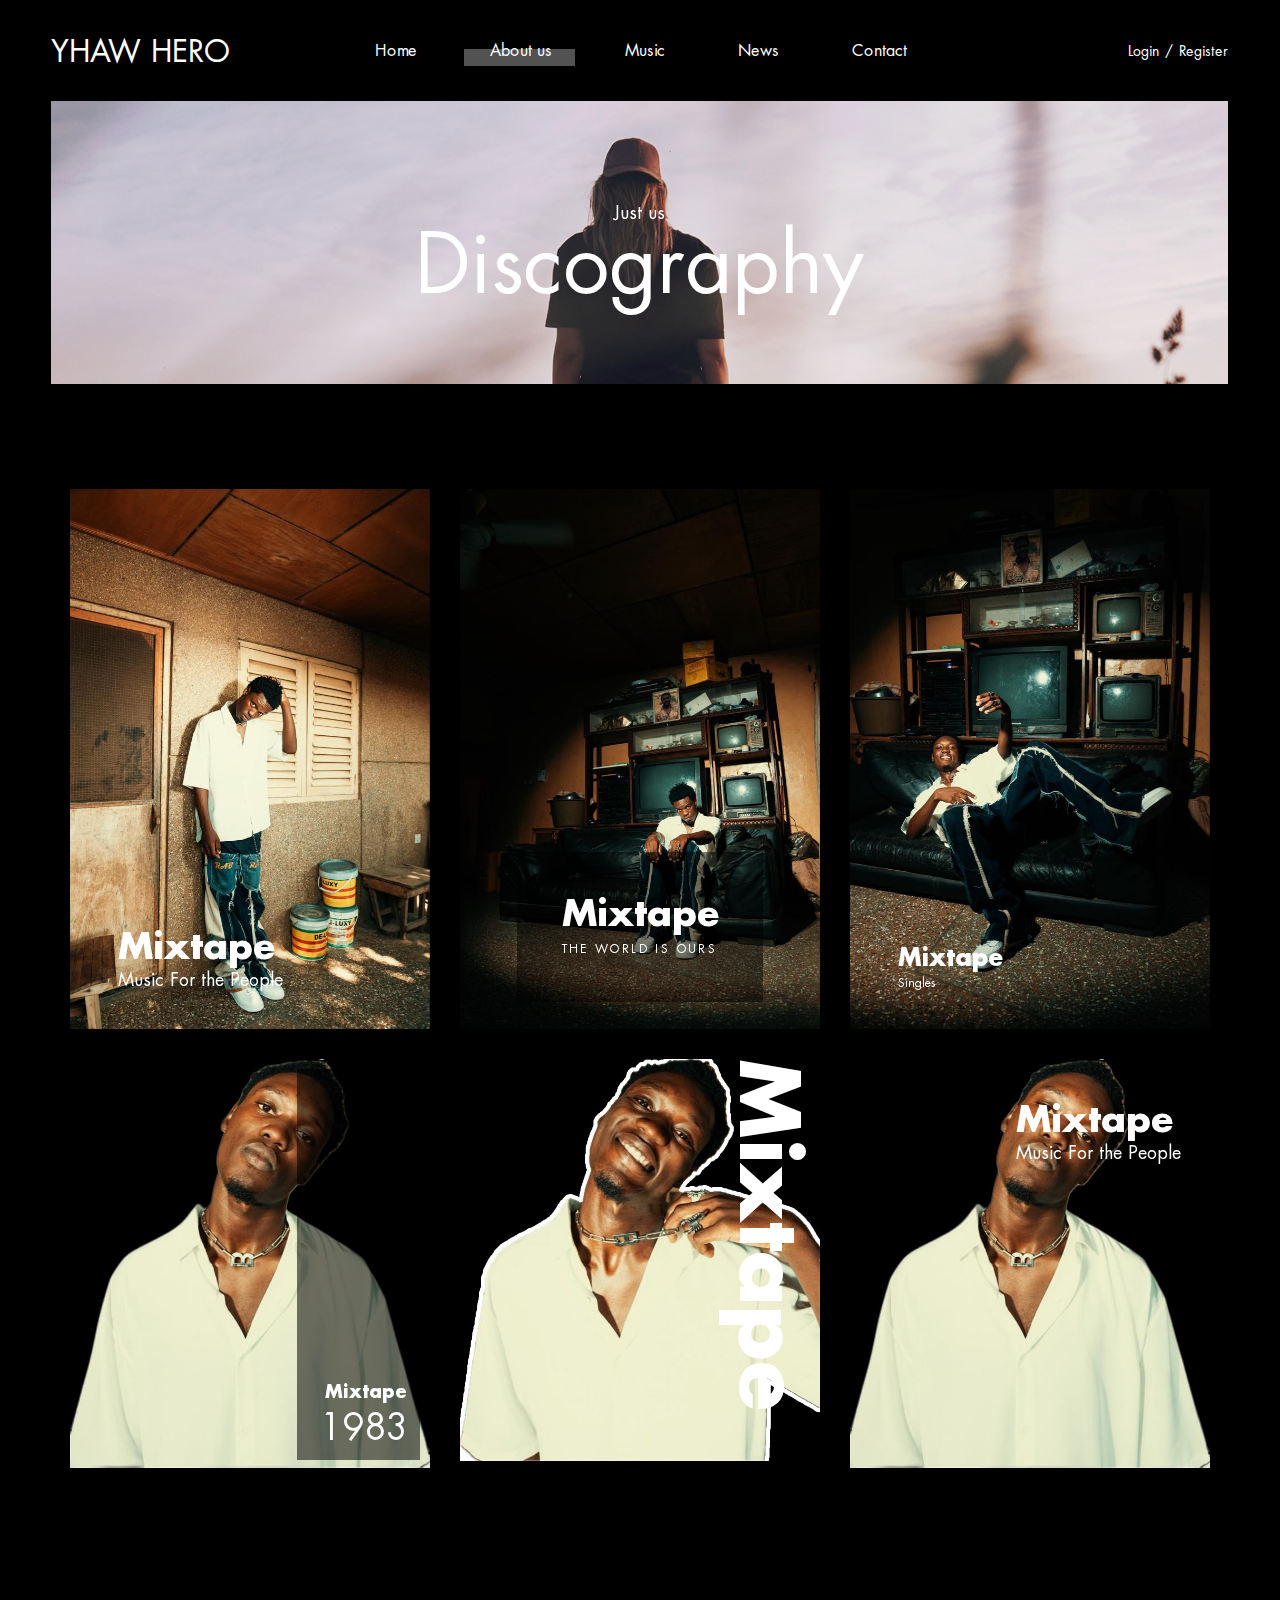
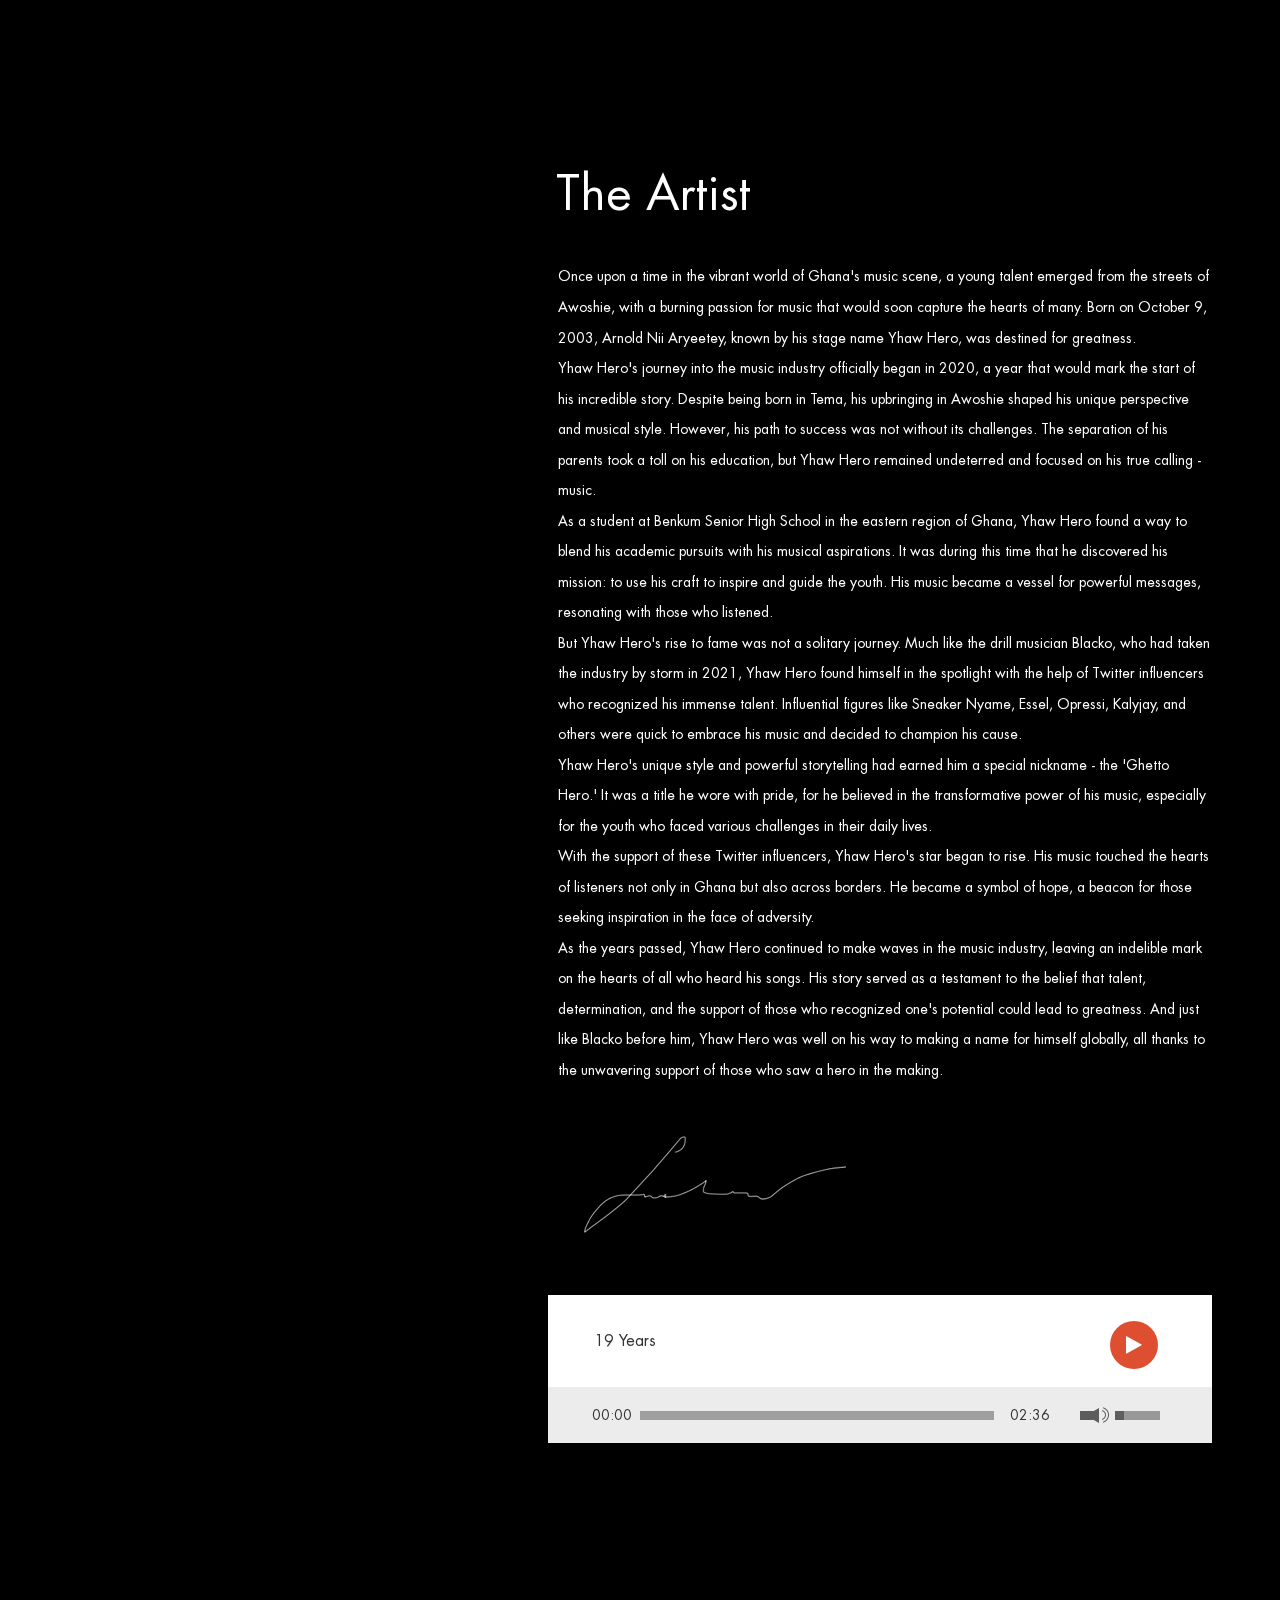
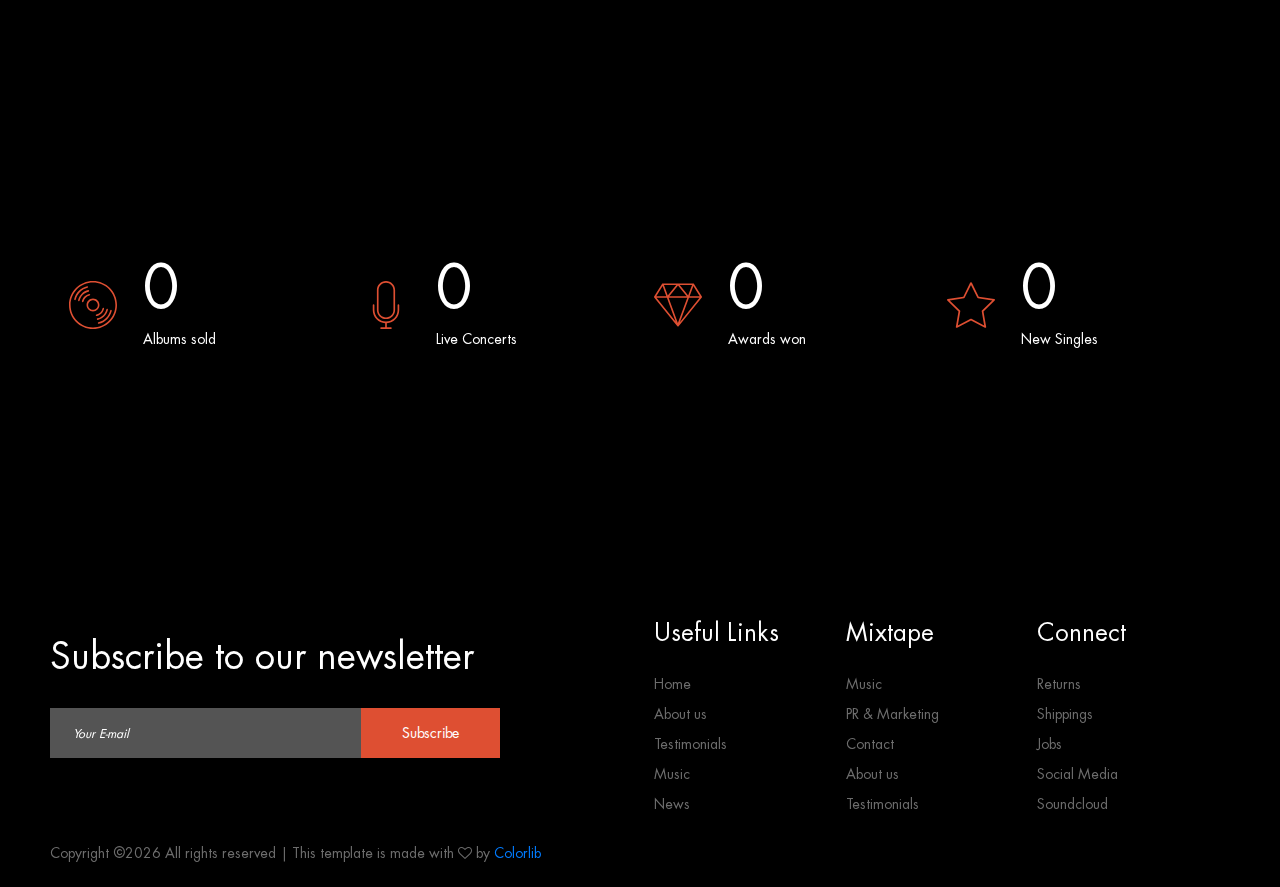
<file: about.html>
<!DOCTYPE html>
<html lang="en">
<head>
<title>About us</title>
<meta charset="utf-8">
<meta http-equiv="X-UA-Compatible" content="IE=edge">
<meta name="description" content="Mixtape template project">
<meta name="viewport" content="width=device-width, initial-scale=1">
<link rel="stylesheet" type="text/css" href="styles/bootstrap-4.1.2/bootstrap.min.css">
<link href="plugins/font-awesome-4.7.0/css/font-awesome.min.css" rel="stylesheet" type="text/css">
<link rel="stylesheet" type="text/css" href="plugins/OwlCarousel2-2.2.1/owl.carousel.css">
<link rel="stylesheet" type="text/css" href="plugins/OwlCarousel2-2.2.1/owl.theme.default.css">
<link rel="stylesheet" type="text/css" href="plugins/OwlCarousel2-2.2.1/animate.css">
<link rel="stylesheet" type="text/css" href="styles/about.css">
<link rel="stylesheet" type="text/css" href="styles/about_responsive.css">
</head>
<body>

<div class="super_container">
	
	<!-- Header -->
	<header class="header">
		<div class="header_content d-flex flex-row align-items-center justify-content-center">
			<div class="logo"><a href="#">YHAW HERO</a></div>
			<div class="log_reg">
				<ul class="d-flex flex-row align-items-start justify-content-start">
					<li><a href="#">Login</a></li>
					<li><a href="#">Register</a></li>
				</ul>
			</div>
			<nav class="main_nav">
				<ul class="d-flex flex-row align-items-start justify-content-start">
					<li><a href="index.html">Home</a></li>
					<li class="active"><a href="about.html">About us</a></li>
					<li><a href="music.html">Music</a></li>
					<li><a href="blog.html">News</a></li>
					<li><a href="contact.html">Contact</a></li>
				</ul>
			</nav>
			<div class="hamburger ml-auto">
				<div class="d-flex flex-column align-items-end justify-content-between">
					<div></div>
					<div></div>
					<div></div>
				</div>
			</div>
		</div>
	</header>

	<!-- Menu -->

	<div class="menu">
		<div>
			<div class="menu_overlay"></div>
			<div class="menu_container d-flex flex-column align-items-start justify-content-center">
				<div class="menu_log_reg">
					<ul class="d-flex flex-row align-items-start justify-content-start">
						<li><a href="#">Login</a></li>
						<li><a href="#">Register</a></li>
					</ul>
				</div>
				<nav class="menu_nav">
					<ul class="d-flex flex-column align-items-start justify-content-start">
						<li><a href="index.html">Home</a></li>
						<li><a href="about.html">About us</a></li>
						<li><a href="music.html">Music</a></li>
						<li><a href="blog.html">News</a></li>
						<li><a href="contact.html">Contact</a></li>
					</ul>
				</nav>
			</div>
		</div>
	</div>

	<!-- Home -->

	<div class="home">
		<div class="home_inner">
			<!-- Image artist: https://unsplash.com/@yoannboyer -->
			<div class="parallax_background parallax-window" data-parallax="scroll" data-image-src="images/about.jpg" data-speed="0.8"></div>
			<div class="home_container">
				<div class="home_content text-center">
					<div class="home_subtitle">Just us</div>
					<div class="home_title">Discography</div>
				</div>
			</div>
		</div>
	</div>

	<!-- Discs -->

	<div class="discs">
		<div class="container">
			<div class="row discs_row">
				
				<!-- Disc -->
				<div class="col-xl-4 col-md-6">
					<div class="disc">
						<a href="single.html">
							<div class="disc_image"><img src="images/index...jpg" alt="https://unsplash.com/@tanelah"></div>
							<div class="disc_container">
								<div>
									<div class="disc_content_1">
										<div class="disc_title">Mixtape</div>
										<div class="disc_subtitle">Music For the People</div>
									</div>
								</div>
							</div>
						</a>
					</div>
				</div>

				<!-- Disc -->
				<div class="col-xl-4 col-md-6">
					<div class="disc">
						<a href="single.html">
							<div class="disc_image"><img src="images/index.jpg" alt="https://unsplash.com/@kasperrasmussen"></div>
							<div class="disc_container">
								<div>
									<div class="disc_content_2 d-flex flex-column align-items-center justify-content-center">
										<div>
											<div class="disc_title">Mixtape</div>
											<div class="disc_subtitle">the world is ours</div>
										</div>
									</div>
								</div>
							</div>
						</a>
					</div>
				</div>

				<!-- Disc -->
				<div class="col-xl-4 col-md-6">
					<div class="disc">
						<a href="single.html">
							<div class="disc_image"><img src="images/hero 4.jpg" alt="https://unsplash.com/@photones11"></div>
							<div class="disc_container">
								<div>
									<div class="disc_content_3">
										<div>
											<div class="disc_title">Mixtape</div>
											<div class="disc_subtitle">Singles</div>
										</div>
									</div>
								</div>
							</div>
						</a>
					</div>
				</div>

				<!-- Disc -->
				<div class="col-xl-4 col-md-6">
					<div class="disc">
						<a href="single.html">
							<div class="disc_image"><img src="images/artist.jpg" alt="https://unsplash.com/@rexcuando"></div>
							<div class="disc_container">
								<div>
									<div class="disc_content_4 d-flex flex-column align-items-start justify-content-end">
										<div class="text-left">
											<div class="disc_title">Mixtape</div>
											<div class="disc_subtitle">1983</div>
										</div>
									</div>
								</div>
							</div>
						</a>
					</div>
				</div>

				<!-- Disc -->
				<div class="col-xl-4 col-md-6">
					<div class="disc">
						<a href="single.html">
							<div class="disc_image"><img src="images/artist1.jpg" alt="https://unsplash.com/@alicemoore"></div>
							<div class="disc_container">
								<div>
									<div class="disc_content_5">
										<div class="disc_title">Mixtape</div>
									</div>
								</div>
							</div>
						</a>
					</div>
				</div>

				<!-- Disc -->
				<div class="col-xl-4 col-md-6">
					<div class="disc">
						<a href="single.html">
							<div class="disc_image"><img src="images/artist.jpg" alt="https://unsplash.com/@arstyy"></div>
							<div class="disc_container">
								<div>
									<div class="disc_content_6">
										<div class="disc_title">Mixtape</div>
										<div class="disc_subtitle">Music For the People</div>
									</div>
								</div>
							</div>
						</a>
					</div>
				</div>

			</div>
		</div>
	</div>

	<!-- Artist -->

	<div class="artist">
		<div class="parallax_background parallax-window" data-parallax="scroll" data-image-src="images/hero 4.jpg" data-speed="0.8"></div>
		<div class="container">
			<div class="row">

				<!-- Artist Content -->
				<div class="col-lg-7 offset-lg-5">
					<div class="artist_content">
						<div class="section_title_container">
							<div class="section_subtitle"></div>
							<div class="section_title"><h1>The Artist</h1></div>
						</div>
						<div class="artist_text">
							<p>Once upon a time in the vibrant world of Ghana's music scene, a young talent emerged from the streets of Awoshie, with a burning passion for music that would soon capture the hearts of many. Born on October 9, 2003, Arnold Nii Aryeetey, known by his stage name Yhaw Hero, was destined for greatness.<br>

								Yhaw Hero's journey into the music industry officially began in 2020, a year that would mark the start of his incredible story. Despite being born in Tema, his upbringing in Awoshie shaped his unique perspective and musical style. However, his path to success was not without its challenges. The separation of his parents took a toll on his education, but Yhaw Hero remained undeterred and focused on his true calling - music.
								<br>
								As a student at Benkum Senior High School in the eastern region of Ghana, Yhaw Hero found a way to blend his academic pursuits with his musical aspirations. It was during this time that he discovered his mission: to use his craft to inspire and guide the youth. His music became a vessel for powerful messages, resonating with those who listened.
								<br>
								But Yhaw Hero's rise to fame was not a solitary journey. Much like the drill musician Blacko, who had taken the industry by storm in 2021, Yhaw Hero found himself in the spotlight with the help of Twitter influencers who recognized his immense talent. Influential figures like Sneaker Nyame, Essel, Opressi, Kalyjay, and others were quick to embrace his music and decided to champion his cause.
								<br>
								Yhaw Hero's unique style and powerful storytelling had earned him a special nickname - the 'Ghetto Hero.' It was a title he wore with pride, for he believed in the transformative power of his music, especially for the youth who faced various challenges in their daily lives.
								<br>
								With the support of these Twitter influencers, Yhaw Hero's star began to rise. His music touched the hearts of listeners not only in Ghana but also across borders. He became a symbol of hope, a beacon for those seeking inspiration in the face of adversity.
								<br>
								As the years passed, Yhaw Hero continued to make waves in the music industry, leaving an indelible mark on the hearts of all who heard his songs. His story served as a testament to the belief that talent, determination, and the support of those who recognized one's potential could lead to greatness. And just like Blacko before him, Yhaw Hero was well on his way to making a name for himself globally, all thanks to the unwavering support of those who saw a hero in the making.</p>	
						</div>
						<div class="artist_sig"><img src="images/sig.png" alt=""></div>
						<div class="single_player_container d-flex flex-column align-items-start justify-content-center">
							<div class="single_player">
								<div id="jplayer_2" class="jp-jplayer"></div>
								<div id="jp_container_2" class="jp-audio" role="application" aria-label="media player">
									<div class="jp-type-single">
										<div class="player_details d-flex flex-row align-items-center justify-content-start">
											<div class="jp-details">
												<div>playing</div>
												<div class="jp-title" aria-label="title">&nbsp;</div>
											</div>
											<div class="jp-controls-holder ml-auto">
												<button class="jp-play" tabindex="0"></button>
											</div>
										</div>
										<div class="player_controls">
											<div class="jp-gui jp-interface d-flex flex-row align-items-center justify-content-start">
												<div class="jp-controls-holder time_controls d-flex flex-row align-items-center justify-content-start">
													<div><div class="jp-current-time" role="timer" aria-label="time">&nbsp;</div></div>
													<div class="jp-progress">
														<div class="jp-seek-bar">
															<div class="jp-play-bar"></div>
														</div>
													</div>
													<div><div class="jp-duration ml-auto" role="timer" aria-label="duration">&nbsp;</div></div>
												</div>
												<div class="jp-volume-controls d-flex flex-row align-items-center justify-content-start ml-auto">
													<button class="jp-mute" tabindex="0"></button>
													<div class="jp-volume-bar">
														<div class="jp-volume-bar-value"></div>
													</div>
												</div>
											</div>
										</div>
										<div class="jp-no-solution">
											<span>Update Required</span>
											To play the media you will need to either update your browser to a recent version or update your <a href="http://get.adobe.com/flashplayer/" target="_blank">Flash plugin</a>
										</div>
									</div>
								</div>

							</div>
						</div>
					</div>
				</div>
			</div>
		</div>
	</div>

	<!-- Milestones -->

	<div class="milestones">
		<div class="milestones_container">
			<div class="parallax_background parallax-window" data-parallax="scroll" data-image-src="images/milestones.jpg" data-speed="0.8"></div>
			<div class="container">
				<div class="row milestones_row">
					
					<!-- Milestone -->
					<div class="col-xl-3 col-md-6 milestone_col">
						<div class="milestone d-flex flex-row align-items-center justify-content-start">
							<div class="milestone_icon"><img src="images/icon_1.svg" alt="https://www.flaticon.com/authors/smashicons"></div>
							<div class="milestone_content">
								<div class="milestone_counter" data-end-value="298" data-sign-after="k">0</div>
								<div class="milestone_text">Albums sold</div>
							</div>
						</div>
					</div>

					<!-- Milestone -->
					<div class="col-xl-3 col-md-6 milestone_col">
						<div class="milestone d-flex flex-row align-items-center justify-content-start">
							<div class="milestone_icon"><img src="images/icon_2.svg" alt="https://www.flaticon.com/authors/smashicons"></div>
							<div class="milestone_content">
								<div class="milestone_counter" data-end-value="183">0</div>
								<div class="milestone_text">Live Concerts</div>
							</div>
						</div>
					</div>

					<!-- Milestone -->
					<div class="col-xl-3 col-md-6 milestone_col">
						<div class="milestone d-flex flex-row align-items-center justify-content-start">
							<div class="milestone_icon"><img src="images/icon_3.svg" alt="https://www.flaticon.com/authors/smashicons"></div>
							<div class="milestone_content">
								<div class="milestone_counter" data-end-value="37">0</div>
								<div class="milestone_text">Awards won</div>
							</div>
						</div>
					</div>

					<!-- Milestone -->
					<div class="col-xl-3 col-md-6 milestone_col">
						<div class="milestone d-flex flex-row align-items-center justify-content-start">
							<div class="milestone_icon"><img src="images/icon_4.svg" alt="https://www.flaticon.com/authors/smashicons"></div>
							<div class="milestone_content">
								<div class="milestone_counter" data-end-value="14">0</div>
								<div class="milestone_text">New Singles</div>
							</div>
						</div>
					</div>

				</div>
			</div>
		</div>
	</div>

	<!-- Footer -->

	<footer class="footer">
		<div class="footer_container d-flex flex-xl-row flex-column align-items-start justify-content-start">
			<div class="newsletter_container">
				<div class="newsletter_title"><h2>Subscribe to our newsletter</h2></div>
				<form action="#" id="newsletter_form" class="newsletter_form">
					<input type="email" class="newsletter_input" placeholder="Your E-mail" required="required">
					<button class="newsletter_button">Subscribe</button>
				</form>
			</div>
			<div class="footer_lists d-flex flex-sm-row  flex-column align-items-start justify-content-start ml-xl-auto">

				<!-- Useful Links -->
				<div class="footer_list">
					<div class="footer_list_title">Useful Links</div>
					<ul>
						<li><a href="index.html">Home</a></li>
						<li><a href="about.html">About us</a></li>
						<li><a href="#">Testimonials</a></li>
						<li><a href="#">Music</a></li>
						<li><a href="blog.html">News</a></li>
					</ul>
				</div>

				<!-- Mixtape -->
				<div class="footer_list">
					<div class="footer_list_title">Mixtape</div>
					<ul>
						<li><a href="#">Music</a></li>
						<li><a href="#">PR & Marketing</a></li>
						<li><a href="#">Contact</a></li>
						<li><a href="#">About us</a></li>
						<li><a href="#">Testimonials</a></li>
					</ul>
				</div>

				<!-- Connect -->
				<div class="footer_list">
					<div class="footer_list_title">Connect</div>
					<ul>
						<li><a href="#">Returns</a></li>
						<li><a href="#">Shippings</a></li>
						<li><a href="#">Jobs</a></li>
						<li><a href="#">Social Media</a></li>
						<li><a href="#">Soundcloud</a></li>
					</ul>
				</div>

			</div>
		</div>
		<div class="copyright_bar">
			<span><!-- Link back to Colorlib can't be removed. Template is licensed under CC BY 3.0. -->
Copyright &copy;<script>document.write(new Date().getFullYear());</script> All rights reserved | This template is made with <i class="fa fa-heart-o" aria-hidden="true"></i> by <a href="https://colorlib.com" target="_blank">Colorlib</a>
<!-- Link back to Colorlib can't be removed. Template is licensed under CC BY 3.0. -->
</span>
		</div>
	</footer>
</div>

<script src="js/jquery-3.2.1.min.js"></script>
<script src="styles/bootstrap-4.1.2/popper.js"></script>
<script src="styles/bootstrap-4.1.2/bootstrap.min.js"></script>
<script src="plugins/greensock/TweenMax.min.js"></script>
<script src="plugins/greensock/TimelineMax.min.js"></script>
<script src="plugins/scrollmagic/ScrollMagic.min.js"></script>
<script src="plugins/greensock/animation.gsap.min.js"></script>
<script src="plugins/greensock/ScrollToPlugin.min.js"></script>
<script src="plugins/OwlCarousel2-2.2.1/owl.carousel.js"></script>
<script src="plugins/easing/easing.js"></script>
<script src="plugins/progressbar/progressbar.min.js"></script>
<script src="plugins/parallax-js-master/parallax.min.js"></script>
<script src="plugins/jPlayer/jquery.jplayer.min.js"></script>
<script src="plugins/jPlayer/jplayer.playlist.min.js"></script>
<script src="js/about.js"></script>
</body>
</html>
</file>
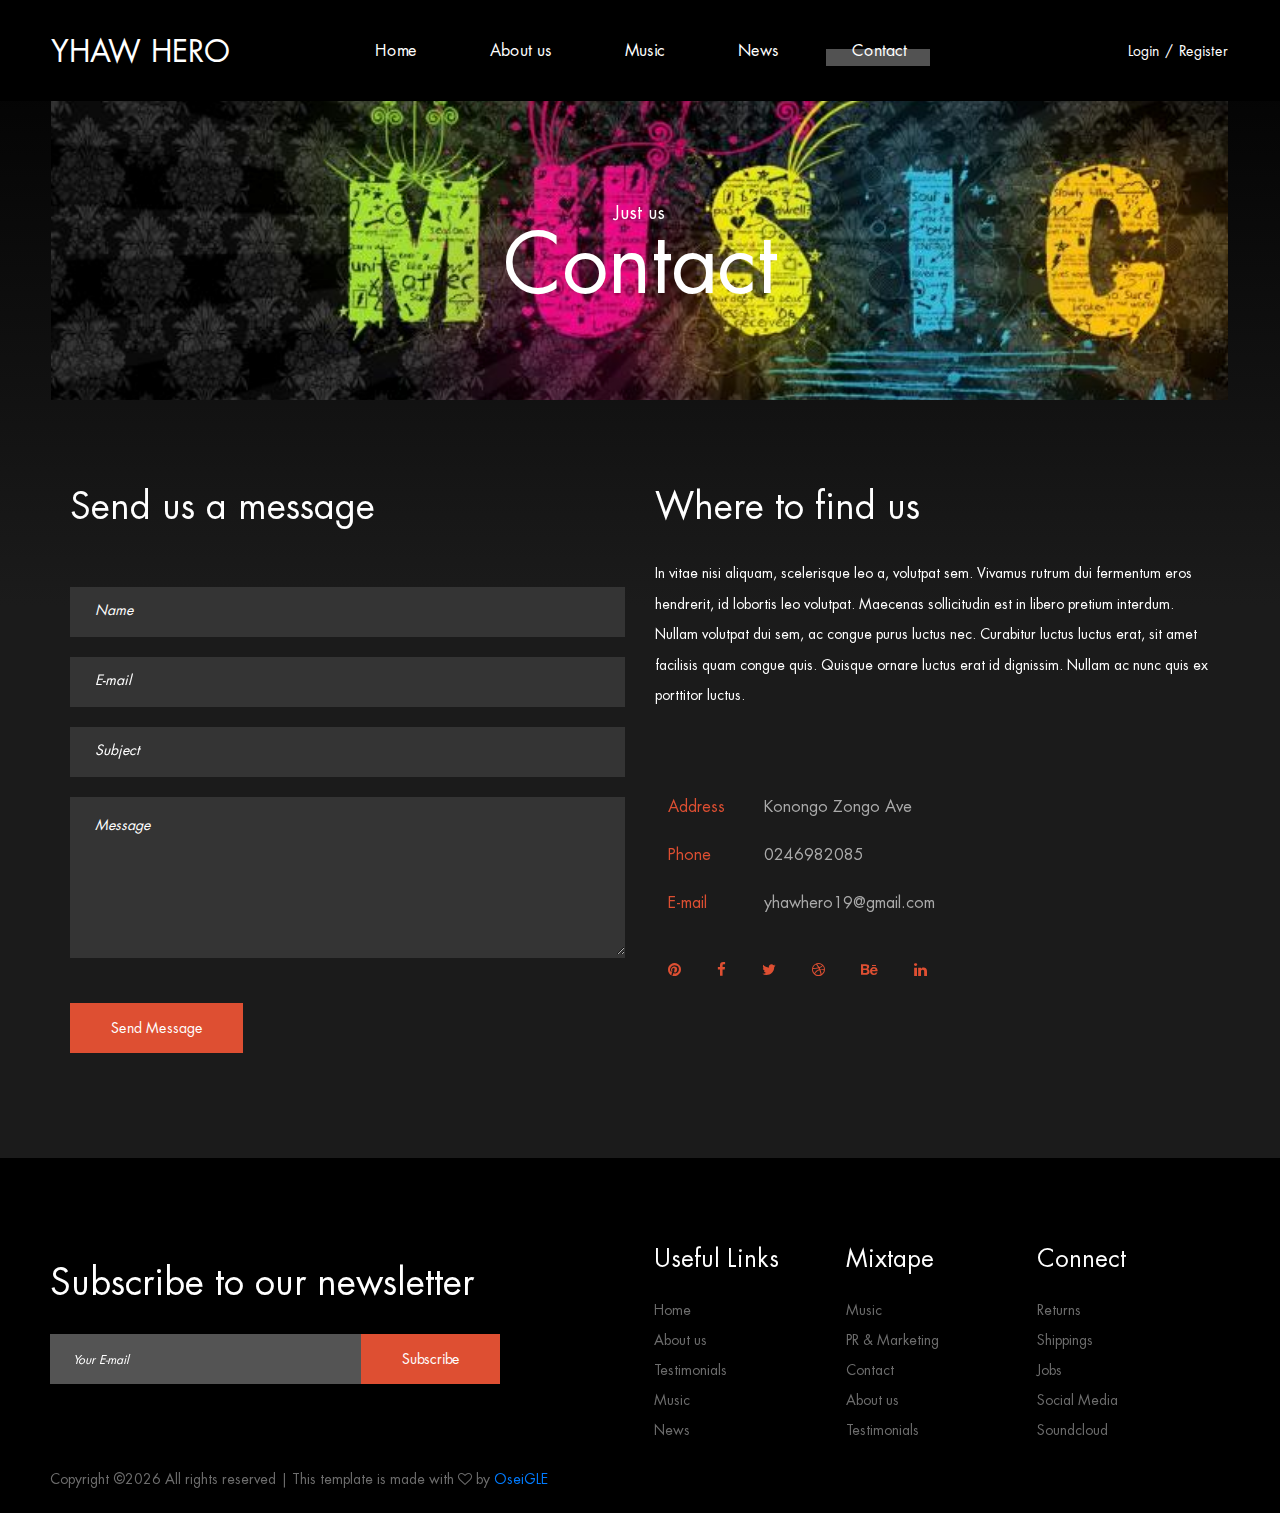
<file: contact.html>
<!DOCTYPE html>
<html lang="en">
<head>
<title>Contact</title>
<meta charset="utf-8">
<meta http-equiv="X-UA-Compatible" content="IE=edge">
<meta name="description" content="Mixtape template project">
<meta name="viewport" content="width=device-width, initial-scale=1">
<link rel="stylesheet" type="text/css" href="styles/bootstrap-4.1.2/bootstrap.min.css">
<link href="plugins/font-awesome-4.7.0/css/font-awesome.min.css" rel="stylesheet" type="text/css">
<link rel="stylesheet" type="text/css" href="plugins/OwlCarousel2-2.2.1/owl.carousel.css">
<link rel="stylesheet" type="text/css" href="plugins/OwlCarousel2-2.2.1/owl.theme.default.css">
<link rel="stylesheet" type="text/css" href="plugins/OwlCarousel2-2.2.1/animate.css">
<link rel="stylesheet" type="text/css" href="styles/contact.css">
<link rel="stylesheet" type="text/css" href="styles/contact_responsive.css">
</head>
<body>

<div class="super_container">
	
	<!-- Header -->
	<header class="header">
		<div class="header_content d-flex flex-row align-items-center justify-content-center">
			<div class="logo"><a href="#">YHAW HERO</a></div>
			<div class="log_reg">
				<ul class="d-flex flex-row align-items-start justify-content-start">
					<li><a href="#">Login</a></li>
					<li><a href="#">Register</a></li>
				</ul>
			</div>
			<nav class="main_nav">
				<ul class="d-flex flex-row align-items-start justify-content-start">
					<li><a href="index.html">Home</a></li>
					<li><a href="about.html">About us</a></li>
					<li><a href="music.html">Music</a></li>
					<li><a href="blog.html">News</a></li>
					<li class="active"><a href="contact.html">Contact</a></li>
				</ul>
			</nav>
			<div class="hamburger ml-auto">
				<div class="d-flex flex-column align-items-end justify-content-between">
					<div></div>
					<div></div>
					<div></div>
				</div>
			</div>
		</div>
	</header>

	<!-- Menu -->

	<div class="menu">
		<div>
			<div class="menu_overlay"></div>
			<div class="menu_container d-flex flex-column align-items-start justify-content-center">
				<div class="menu_log_reg">
					<ul class="d-flex flex-row align-items-start justify-content-start">
						<li><a href="#">Login</a></li>
						<li><a href="#">Register</a></li>
					</ul>
				</div>
				<nav class="menu_nav">
					<ul class="d-flex flex-column align-items-start justify-content-start">
						<li><a href="index.html">Home</a></li>
						<li><a href="about.html">About us</a></li>
						<li><a href="music.html">Music</a></li>
						<li><a href="blog.html">News</a></li>
						<li><a href="contact.html">Contact</a></li>
					</ul>
				</nav>
			</div>
		</div>
	</div>

	<!-- Home -->

	<div class="home">
		<div class="home_inner">
			<!-- Image artist: https://unsplash.com/@yoannboyer -->
			<div class="parallax_background parallax-window" data-parallax="scroll" data-image-src="images/contact.jpg" data-speed="0.8"></div>
			<div class="home_container">
				<div class="home_content text-center">
					<div class="home_subtitle">Just us</div>
					<div class="home_title">Contact</div>
				</div>
			</div>
		</div>
	</div>

	<!-- Contact -->

	<div class="contact">
		<div class="container">
			<div class="row">
				
				<!-- Contact Form -->
				<div class="col-lg-6">
					<div class="contact_form_container">
						<div class="contact_title">Send us a message</div>
						<form action="#" class="contact_form" id="contact_form">
							<input type="text" class="contact_input" placeholder="Name" required="required">
							<input type="email" class="contact_input" placeholder="E-mail" required="required">
							<input type="text" class="contact_input" placeholder="Subject">
							<textarea class="contact_input contact_textarea" placeholder="Message" required="required"></textarea>
							<button class="contact_button">Send Message</button>
						</form>
					</div>
				</div>

				<!-- Contact Info -->
				<div class="col-lg-6 contact_col">
					<div class="contact_info">
						<div class="contact_title">Where to find us</div>
						<div class="contact_text">
							<p>In vitae nisi aliquam, scelerisque leo a, volutpat sem. Vivamus rutrum dui fermentum eros hendrerit, id lobortis leo volutpat. Maecenas sollicitudin est in libero pretium interdum. Nullam volutpat dui sem, ac congue purus luctus nec. Curabitur luctus luctus erat, sit amet facilisis quam congue quis. Quisque ornare luctus erat id dignissim. Nullam ac nunc quis ex porttitor luctus.</p>
						</div>
						<div class="contact_info_list">
							<ul>
								<li class="d-flex flex-row align-items-start justify-content-start">
									<div><div>Address</div></div>
									<div>Konongo Zongo Ave</div>
								</li>
								<li class="d-flex flex-row align-items-start justify-content-start">
									<div><div>Phone</div></div>
									<div>0246982085</div>
								</li>
								<li class="d-flex flex-row align-items-start justify-content-start">
									<div><div>E-mail</div></div>
									<div>yhawhero19@gmail.com</div>
								</li>
							</ul>
						</div>
						<div class="social">
							<ul class="d-flex flex-row align-items-center justify-content-start">
								<li><a href="#"><i class="fa fa-pinterest" aria-hidden="true"></i></a></li>
								<li><a href="#"><i class="fa fa-facebook" aria-hidden="true"></i></a></li>
								<li><a href="#"><i class="fa fa-twitter" aria-hidden="true"></i></a></li>
								<li><a href="#"><i class="fa fa-dribbble" aria-hidden="true"></i></a></li>
								<li><a href="#"><i class="fa fa-behance" aria-hidden="true"></i></a></li>
								<li><a href="#"><i class="fa fa-linkedin" aria-hidden="true"></i></a></li>
							</ul>
						</div>
					</div>
				</div>
			</div>
		</div>
	</div>

	<!-- Footer -->

	<footer class="footer">
		<div class="footer_container d-flex flex-xl-row flex-column align-items-start justify-content-start">
			<div class="newsletter_container">
				<div class="newsletter_title"><h2>Subscribe to our newsletter</h2></div>
				<form action="#" id="newsletter_form" class="newsletter_form">
					<input type="email" class="newsletter_input" placeholder="Your E-mail" required="required">
					<button class="newsletter_button">Subscribe</button>
				</form>
			</div>
			<div class="footer_lists d-flex flex-sm-row  flex-column align-items-start justify-content-start ml-xl-auto">

				<!-- Useful Links -->
				<div class="footer_list">
					<div class="footer_list_title">Useful Links</div>
					<ul>
						<li><a href="index.html">Home</a></li>
						<li><a href="about.html">About us</a></li>
						<li><a href="#">Testimonials</a></li>
						<li><a href="#">Music</a></li>
						<li><a href="blog.html">News</a></li>
					</ul>
				</div>

				<!-- Mixtape -->
				<div class="footer_list">
					<div class="footer_list_title">Mixtape</div>
					<ul>
						<li><a href="#">Music</a></li>
						<li><a href="#">PR & Marketing</a></li>
						<li><a href="#">Contact</a></li>
						<li><a href="#">About us</a></li>
						<li><a href="#">Testimonials</a></li>
					</ul>
				</div>

				<!-- Connect -->
				<div class="footer_list">
					<div class="footer_list_title">Connect</div>
					<ul>
						<li><a href="#">Returns</a></li>
						<li><a href="#">Shippings</a></li>
						<li><a href="#">Jobs</a></li>
						<li><a href="#">Social Media</a></li>
						<li><a href="#">Soundcloud</a></li>
					</ul>
				</div>

			</div>
		</div>
		<div class="copyright_bar">
			<span><!-- Link back to Colorlib can't be removed. Template is licensed under CC BY 3.0. -->
Copyright &copy;<script>document.write(new Date().getFullYear());</script> All rights reserved | This template is made with <i class="fa fa-heart-o" aria-hidden="true"></i> by <a href="https://wa.me/233246983085" target="_blank">OseiGLE</a>
<!-- Link back to Colorlib can't be removed. Template is licensed under CC BY 3.0. -->
</span>
		</div>
	</footer>
</div>

<script src="js/jquery-3.2.1.min.js"></script>
<script src="styles/bootstrap-4.1.2/popper.js"></script>
<script src="styles/bootstrap-4.1.2/bootstrap.min.js"></script>
<script src="plugins/greensock/TweenMax.min.js"></script>
<script src="plugins/greensock/TimelineMax.min.js"></script>
<script src="plugins/scrollmagic/ScrollMagic.min.js"></script>
<script src="plugins/greensock/animation.gsap.min.js"></script>
<script src="plugins/greensock/ScrollToPlugin.min.js"></script>
<script src="plugins/OwlCarousel2-2.2.1/owl.carousel.js"></script>
<script src="plugins/easing/easing.js"></script>
<script src="plugins/progressbar/progressbar.min.js"></script>
<script src="plugins/parallax-js-master/parallax.min.js"></script>
<script src="plugins/jPlayer/jquery.jplayer.min.js"></script>
<script src="plugins/jPlayer/jplayer.playlist.min.js"></script>
<script src="js/contact.js"></script>
</body>
</html>
</file>
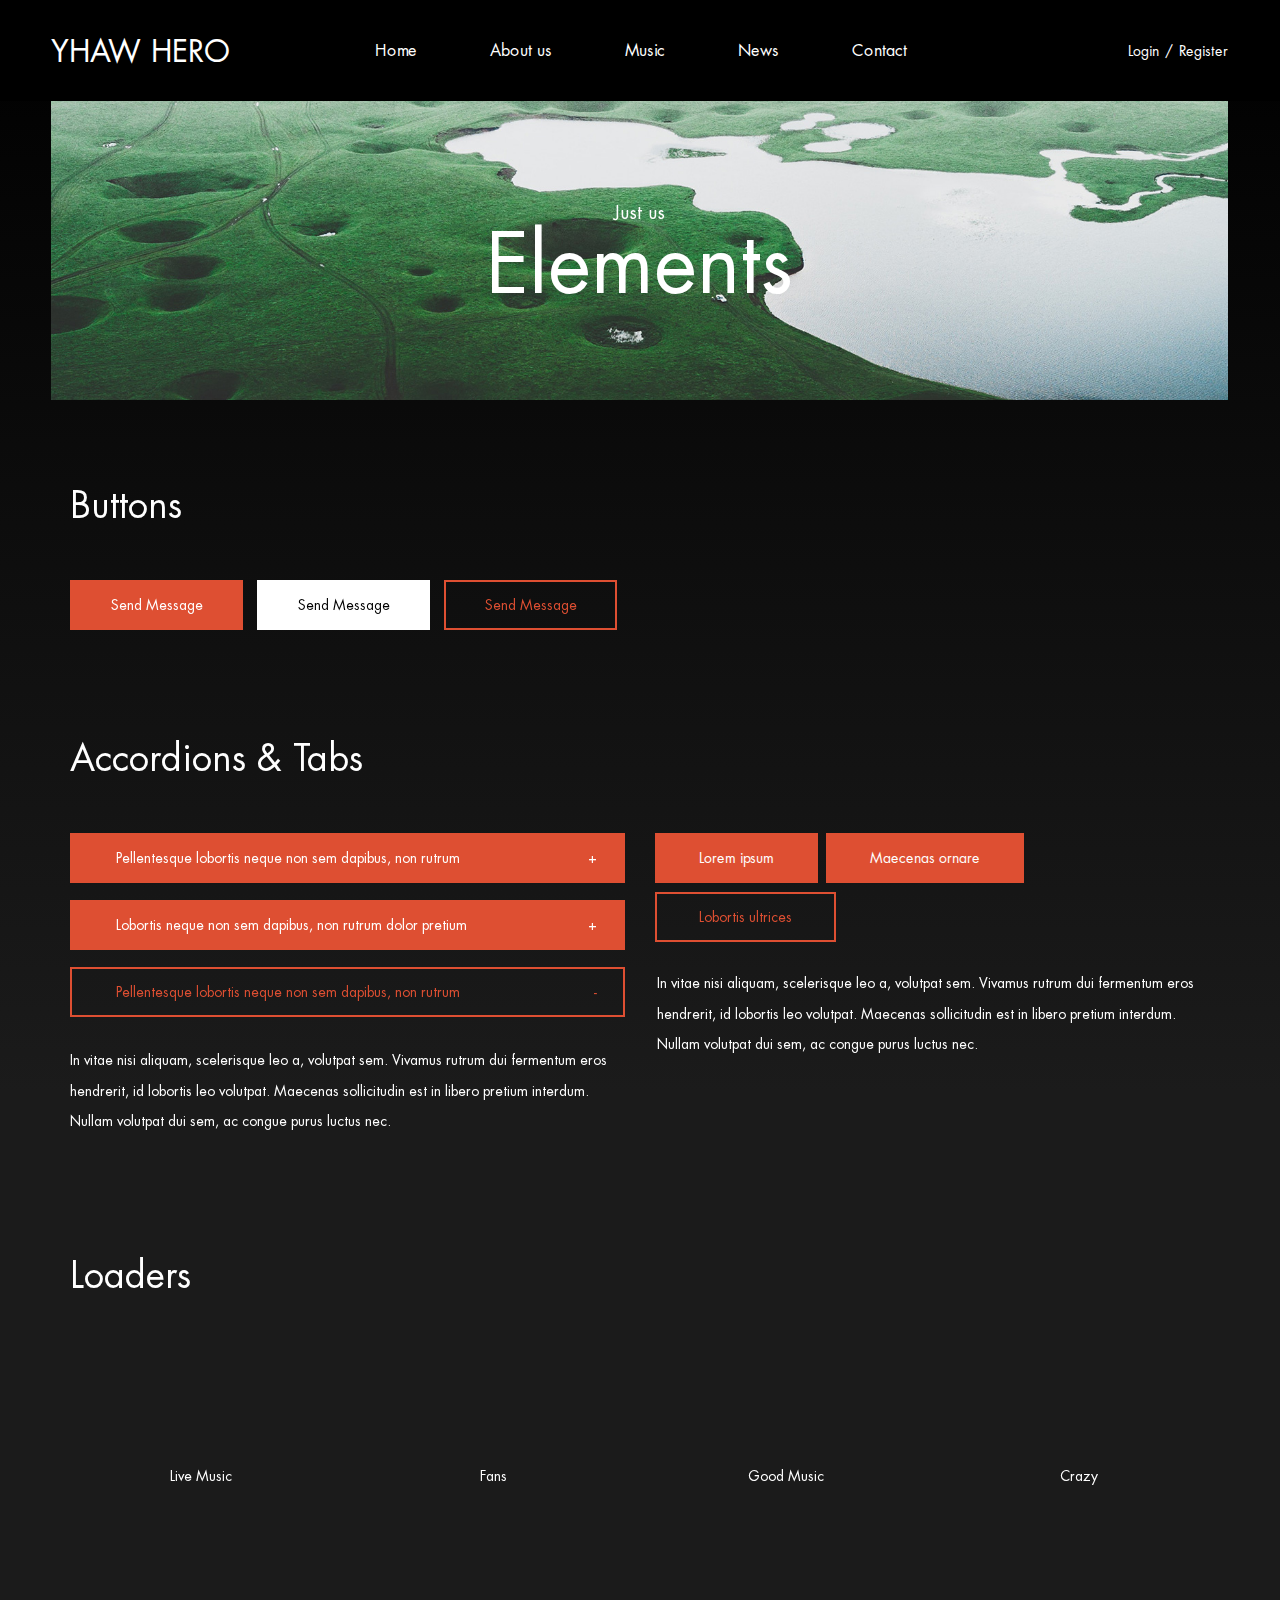
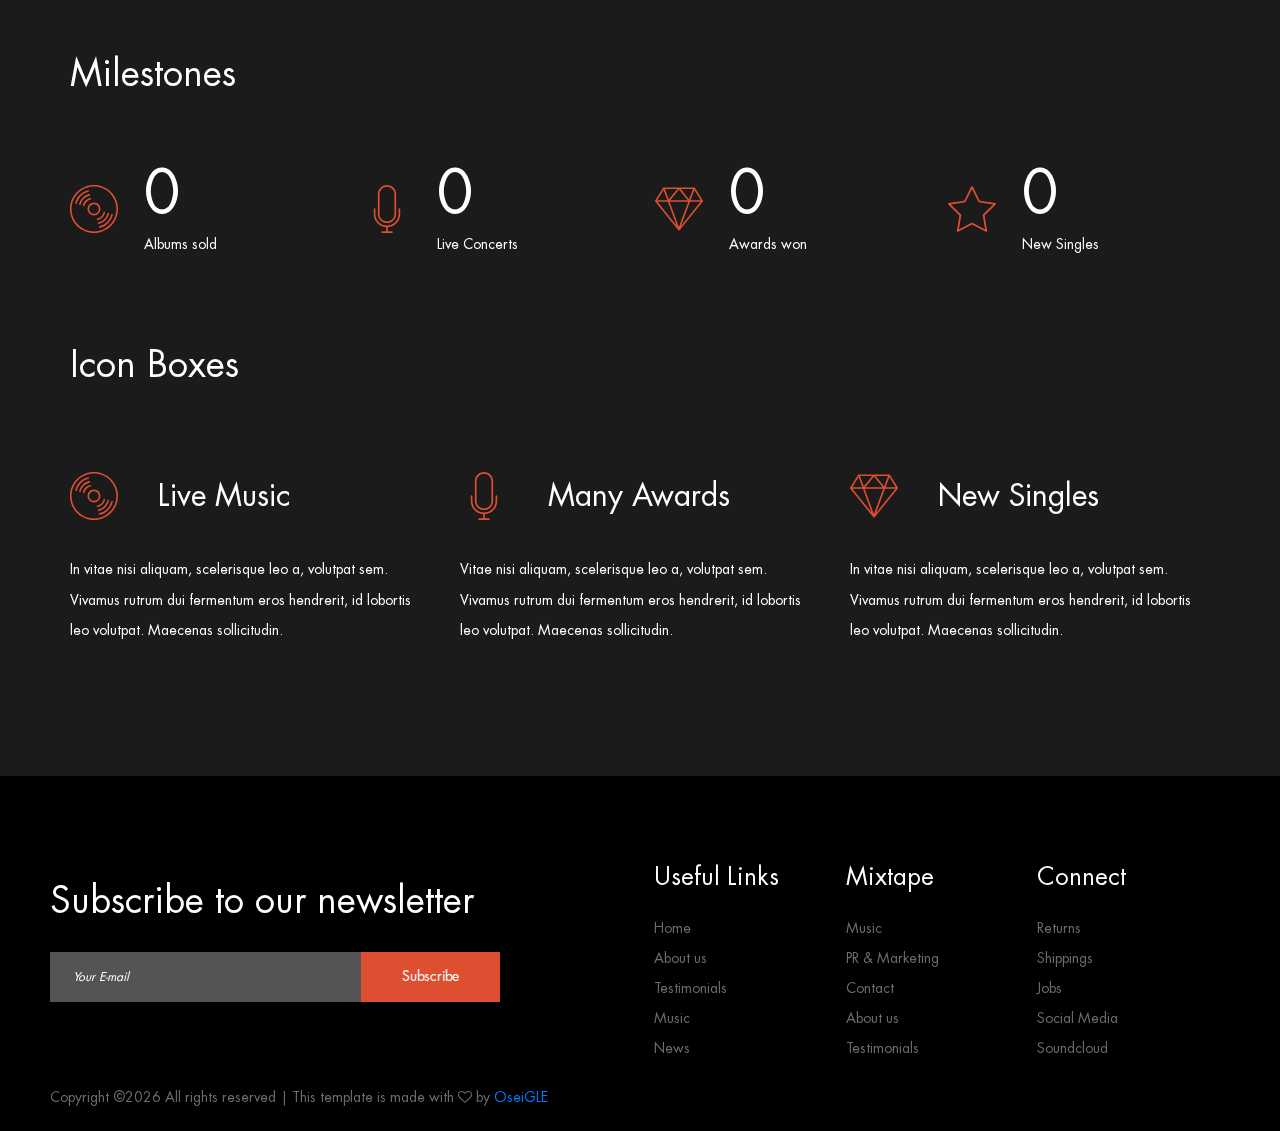
<file: elements.html>
<!DOCTYPE html>
<html lang="en">
<head>
<title>Elements</title>
<meta charset="utf-8">
<meta http-equiv="X-UA-Compatible" content="IE=edge">
<meta name="description" content="Mixtape template project">
<meta name="viewport" content="width=device-width, initial-scale=1">
<link rel="stylesheet" type="text/css" href="styles/bootstrap-4.1.2/bootstrap.min.css">
<link href="plugins/font-awesome-4.7.0/css/font-awesome.min.css" rel="stylesheet" type="text/css">
<link rel="stylesheet" type="text/css" href="styles/elements.css">
<link rel="stylesheet" type="text/css" href="styles/elements_responsive.css">
</head>
<body>

<div class="super_container">
	
	<!-- Header -->
	<header class="header">
		<div class="header_content d-flex flex-row align-items-center justify-content-center">
			<div class="logo"><a href="#">YHAW HERO</a></div>
			<div class="log_reg">
				<ul class="d-flex flex-row align-items-start justify-content-start">
					<li><a href="#">Login</a></li>
					<li><a href="#">Register</a></li>
				</ul>
			</div>
			<nav class="main_nav">
				<ul class="d-flex flex-row align-items-start justify-content-start">
					<li><a href="index.html">Home</a></li>
					<li><a href="about.html">About us</a></li>
					<li><a href="music.html">Music</a></li>
					<li><a href="blog.html">News</a></li>
					<li><a href="contact.html">Contact</a></li>
				</ul>
			</nav>
			<div class="hamburger ml-auto">
				<div class="d-flex flex-column align-items-end justify-content-between">
					<div></div>
					<div></div>
					<div></div>
				</div>
			</div>
		</div>
	</header>

	<!-- Menu -->

	<div class="menu">
		<div>
			<div class="menu_overlay"></div>
			<div class="menu_container d-flex flex-column align-items-start justify-content-center">
				<div class="menu_log_reg">
					<ul class="d-flex flex-row align-items-start justify-content-start">
						<li><a href="#">Login</a></li>
						<li><a href="#">Register</a></li>
					</ul>
				</div>
				<nav class="menu_nav">
					<ul class="d-flex flex-column align-items-start justify-content-start">
						<li><a href="index.html">Home</a></li>
						<li><a href="about.html">About us</a></li>
						<li><a href="music.html">Music</a></li>
						<li><a href="blog.html">News</a></li>
						<li><a href="contact.html">Contact</a></li>
					</ul>
				</nav>
			</div>
		</div>
	</div>

	<!-- Home -->

	<div class="home">
		<div class="home_inner">
			<!-- Image artist: https://unsplash.com/@tanelah -->
			<div class="parallax_background parallax-window" data-parallax="scroll" data-image-src="images/elements.jpg" data-speed="0.8"></div>
			<div class="home_container">
				<div class="home_content text-center">
					<div class="home_subtitle">Just us</div>
					<div class="home_title">Elements</div>
				</div>
			</div>
		</div>
	</div>

	<!-- Elements -->

	<div class="elements">
		<div class="container">
			<div class="row">
				<div class="col">
					
					<!-- Buttons -->
					<div class="buttons">
						<div class="elements_title">Buttons</div>
						<div class="buttons_container d-flex flex-row align-items-start justify-content-start flex-wrap">
							<div class="button button_1 trans_200"><a href="#">Send Message</a></div>
							<div class="button button_2 trans_200"><a href="#">Send Message</a></div>
							<div class="button button_3 trans_200"><a href="#">Send Message</a></div>
						</div>
					</div>

					<!-- Accordions & Tabs -->
					<div class="acc_tabs">
						<div class="elements_title">Accordions & Tabs</div>
						<div class="row acc_tabs_row">
							
							<!-- Accordions -->
							<div class="col-lg-6">
								<div class="accordions">

									<!-- Accordion -->
									<div class="accordion_container">
										<div class="accordion d-flex flex-row align-items-center"><div>Pellentesque lobortis neque non sem dapibus, non rutrum</div></div>
										<div class="accordion_panel">
											<div>
												<p>In vitae nisi aliquam, scelerisque leo a, volutpat sem. Vivamus rutrum dui fermentum eros hendrerit, id lobortis leo volutpat. Maecenas sollicitudin est in libero pretium interdum. Nullam volutpat dui sem, ac congue purus luctus nec.</p>
											</div>
										</div>
									</div>
									
									<!-- Accordion -->
									<div class="accordion_container">
										<div class="accordion d-flex flex-row align-items-center"><div>Lobortis neque non sem dapibus, non rutrum dolor pretium</div></div>
										<div class="accordion_panel">
											<div>
												<p>In vitae nisi aliquam, scelerisque leo a, volutpat sem. Vivamus rutrum dui fermentum eros hendrerit, id lobortis leo volutpat. Maecenas sollicitudin est in libero pretium interdum. Nullam volutpat dui sem, ac congue purus luctus nec.</p>
											</div>
										</div>
									</div>

									<!-- Accordion -->
									<div class="accordion_container">
										<div class="accordion d-flex flex-row align-items-center active"><div>Pellentesque lobortis neque non sem dapibus, non rutrum</div></div>
										<div class="accordion_panel">
											<div>
												<p>In vitae nisi aliquam, scelerisque leo a, volutpat sem. Vivamus rutrum dui fermentum eros hendrerit, id lobortis leo volutpat. Maecenas sollicitudin est in libero pretium interdum. Nullam volutpat dui sem, ac congue purus luctus nec.</p>
											</div>
										</div>
									</div>

								</div>
							</div>

							<!-- Tabs -->
							<div class="col-lg-6 tabs_col">
								<div class="tabs">
									<div class="tabs_container">
										<div class="tabs d-flex flex-row align-items-center justify-content-start flex-wrap">
											<div class="tab">Lorem ipsum</div>
											<div class="tab">Maecenas ornare</div>
											<div class="tab active">Lobortis ultrices</div>
										</div>
										<div class="tab_panels">
											<div class="tab_panel">
												<div class="tab_panel_content">
													<div class="tab_text">
														<p>In vitae nisi aliquam, scelerisque leo a, volutpat sem. Vivamus rutrum dui fermentum eros hendrerit, id lobortis leo volutpat. Maecenas sollicitudin est in libero pretium interdum. Nullam volutpat dui sem, ac congue purus luctus nec.</p>
													</div>
												</div>
											</div>
											<div class="tab_panel">
												<div class="tab_panel_content">
													<div class="tab_text">
														<p>In vitae nisi aliquam, scelerisque leo a, volutpat sem. Vivamus rutrum dui fermentum eros hendrerit, id lobortis leo volutpat. Maecenas sollicitudin est in libero pretium interdum. Nullam volutpat dui sem, ac congue purus luctus nec.</p>
													</div>
												</div>
											</div>
											<div class="tab_panel active">
												<div class="tab_panel_content">
													<div class="tab_text">
														<p>In vitae nisi aliquam, scelerisque leo a, volutpat sem. Vivamus rutrum dui fermentum eros hendrerit, id lobortis leo volutpat. Maecenas sollicitudin est in libero pretium interdum. Nullam volutpat dui sem, ac congue purus luctus nec.</p>
													</div>
												</div>
											</div>
										</div>
									</div>
								</div>
							</div>
						</div>
					</div>

					<!-- Loaders -->
					<div class="loaders">
						<div class="elements_title">Loaders</div>
						<div class="row loaders_row">

							<!-- Loader -->
							<div class="col-xl-3 col-md-6 loader_col">
								<!-- Loader -->
								<div class="loader_container text-center">
									<div class="loader text-center" data-perc="0.90"></div>
									<div class="loader_content">
										<div class="loader_title">Live Music</div>
									</div>
								</div>
							</div>

							<!-- Loader -->
							<div class="col-xl-3 col-md-6 loader_col">
								<!-- Loader -->
								<div class="loader_container text-center">
									<div class="loader text-center" data-perc="0.80"></div>
									<div class="loader_content">
										<div class="loader_title">Fans</div>
									</div>
								</div>
							</div>

							<!-- Loader -->
							<div class="col-xl-3 col-md-6 loader_col">
								<!-- Loader -->
								<div class="loader_container text-center">
									<div class="loader text-center" data-perc="1.00"></div>
									<div class="loader_content">
										<div class="loader_title">Good Music</div>
									</div>
								</div>
							</div>

							<!-- Loader -->
							<div class="col-xl-3 col-md-6 loader_col">
								<!-- Loader -->
								<div class="loader_container text-center">
									<div class="loader text-center" data-perc="0.75"></div>
									<div class="loader_content">
										<div class="loader_title">Crazy</div>
									</div>
								</div>
							</div>

						</div>
					</div>

					<!-- Milestones -->
					<div class="milestones">
						<div class="elements_title">Milestones</div>
						<div class="row milestones_row">
					
							<!-- Milestone -->
							<div class="col-xl-3 col-md-6 milestone_col">
								<div class="milestone d-flex flex-row align-items-center justify-content-start">
									<div class="milestone_icon"><img src="images/icon_1.svg" alt="https://www.flaticon.com/authors/smashicons"></div>
									<div class="milestone_content">
										<div class="milestone_counter" data-end-value="298" data-sign-after="k">0</div>
										<div class="milestone_text">Albums sold</div>
									</div>
								</div>
							</div>

							<!-- Milestone -->
							<div class="col-xl-3 col-md-6 milestone_col">
								<div class="milestone d-flex flex-row align-items-center justify-content-start">
									<div class="milestone_icon"><img src="images/icon_2.svg" alt="https://www.flaticon.com/authors/smashicons"></div>
									<div class="milestone_content">
										<div class="milestone_counter" data-end-value="183">0</div>
										<div class="milestone_text">Live Concerts</div>
									</div>
								</div>
							</div>

							<!-- Milestone -->
							<div class="col-xl-3 col-md-6 milestone_col">
								<div class="milestone d-flex flex-row align-items-center justify-content-start">
									<div class="milestone_icon"><img src="images/icon_3.svg" alt="https://www.flaticon.com/authors/smashicons"></div>
									<div class="milestone_content">
										<div class="milestone_counter" data-end-value="37">0</div>
										<div class="milestone_text">Awards won</div>
									</div>
								</div>
							</div>

							<!-- Milestone -->
							<div class="col-xl-3 col-md-6 milestone_col">
								<div class="milestone d-flex flex-row align-items-center justify-content-start">
									<div class="milestone_icon"><img src="images/icon_4.svg" alt="https://www.flaticon.com/authors/smashicons"></div>
									<div class="milestone_content">
										<div class="milestone_counter" data-end-value="14">0</div>
										<div class="milestone_text">New Singles</div>
									</div>
								</div>
							</div>

						</div>
					</div>

					<!-- Icon Boxes -->
					<div class="icon_boxes">
						<div class="elements_title">Icon Boxes</div>
						<div class="row icon_boxes_row">
							
							<!-- Icon Box -->
							<div class="col-lg-4">
								<div class="icon_box">
									<div class="ib_title_container d-flex flex-row align-items-center justify-content-start">
										<div class="ib_icon"><img src="images/icon_1.svg" alt="https://www.flaticon.com/authors/smashicons"></div>
										<div class="ib_title">Live Music</div>
									</div>
									<div class="ib_text">
										<p>In vitae nisi aliquam, scelerisque leo a, volutpat sem. Vivamus rutrum dui fermentum eros hendrerit, id lobortis leo volutpat. Maecenas sollicitudin.</p>
									</div>
								</div>
							</div>

							<!-- Icon Box -->
							<div class="col-lg-4">
								<div class="icon_box">
									<div class="ib_title_container d-flex flex-row align-items-center justify-content-start">
										<div class="ib_icon"><img src="images/icon_2.svg" alt="https://www.flaticon.com/authors/smashicons"></div>
										<div class="ib_title">Many Awards</div>
									</div>
									<div class="ib_text">
										<p>Vitae nisi aliquam, scelerisque leo a, volutpat sem. Vivamus rutrum dui fermentum eros hendrerit, id lobortis leo volutpat. Maecenas sollicitudin.</p>
									</div>
								</div>
							</div>

							<!-- Icon Box -->
							<div class="col-lg-4">
								<div class="icon_box">
									<div class="ib_title_container d-flex flex-row align-items-center justify-content-start">
										<div class="ib_icon"><img src="images/icon_3.svg" alt="https://www.flaticon.com/authors/smashicons"></div>
										<div class="ib_title">New Singles</div>
									</div>
									<div class="ib_text">
										<p>In vitae nisi aliquam, scelerisque leo a, volutpat sem. Vivamus rutrum dui fermentum eros hendrerit, id lobortis leo volutpat. Maecenas sollicitudin.</p>
									</div>
								</div>
							</div>

						</div>
					</div>

				</div>
			</div>
		</div>
	</div>

	<!-- Footer -->

	<footer class="footer">
		<div class="footer_container d-flex flex-xl-row flex-column align-items-start justify-content-start">
			<div class="newsletter_container">
				<div class="newsletter_title"><h2>Subscribe to our newsletter</h2></div>
				<form action="#" id="newsletter_form" class="newsletter_form">
					<input type="email" class="newsletter_input" placeholder="Your E-mail" required="required">
					<button class="newsletter_button">Subscribe</button>
				</form>
			</div>
			<div class="footer_lists d-flex flex-sm-row  flex-column align-items-start justify-content-start ml-xl-auto">

				<!-- Useful Links -->
				<div class="footer_list">
					<div class="footer_list_title">Useful Links</div>
					<ul>
						<li><a href="index.html">Home</a></li>
						<li><a href="about.html">About us</a></li>
						<li><a href="#">Testimonials</a></li>
						<li><a href="#">Music</a></li>
						<li><a href="blog.html">News</a></li>
					</ul>
				</div>

				<!-- Mixtape -->
				<div class="footer_list">
					<div class="footer_list_title">Mixtape</div>
					<ul>
						<li><a href="#">Music</a></li>
						<li><a href="#">PR & Marketing</a></li>
						<li><a href="#">Contact</a></li>
						<li><a href="#">About us</a></li>
						<li><a href="#">Testimonials</a></li>
					</ul>
				</div>

				<!-- Connect -->
				<div class="footer_list">
					<div class="footer_list_title">Connect</div>
					<ul>
						<li><a href="#">Returns</a></li>
						<li><a href="#">Shippings</a></li>
						<li><a href="#">Jobs</a></li>
						<li><a href="#">Social Media</a></li>
						<li><a href="#">Soundcloud</a></li>
					</ul>
				</div>

			</div>
		</div>
		<div class="copyright_bar">
			<span><!-- Link back to Colorlib can't be removed. Template is licensed under CC BY 3.0. -->
Copyright &copy;<script>document.write(new Date().getFullYear());</script> All rights reserved | This template is made with <i class="fa fa-heart-o" aria-hidden="true"></i> by <a href="https://wa.me/233246983085" target="_blank">OseiGLE</a>
<!-- Link back to Colorlib can't be removed. Template is licensed under CC BY 3.0. -->
</span>
		</div>
	</footer>
</div>

<script src="js/jquery-3.2.1.min.js"></script>
<script src="styles/bootstrap-4.1.2/popper.js"></script>
<script src="styles/bootstrap-4.1.2/bootstrap.min.js"></script>
<script src="plugins/greensock/TweenMax.min.js"></script>
<script src="plugins/greensock/TimelineMax.min.js"></script>
<script src="plugins/scrollmagic/ScrollMagic.min.js"></script>
<script src="plugins/greensock/animation.gsap.min.js"></script>
<script src="plugins/greensock/ScrollToPlugin.min.js"></script>
<script src="plugins/OwlCarousel2-2.2.1/owl.carousel.js"></script>
<script src="plugins/easing/easing.js"></script>
<script src="plugins/progressbar/progressbar.min.js"></script>
<script src="plugins/parallax-js-master/parallax.min.js"></script>
<script src="js/elements.js"></script>
</body>
</html>
</file>
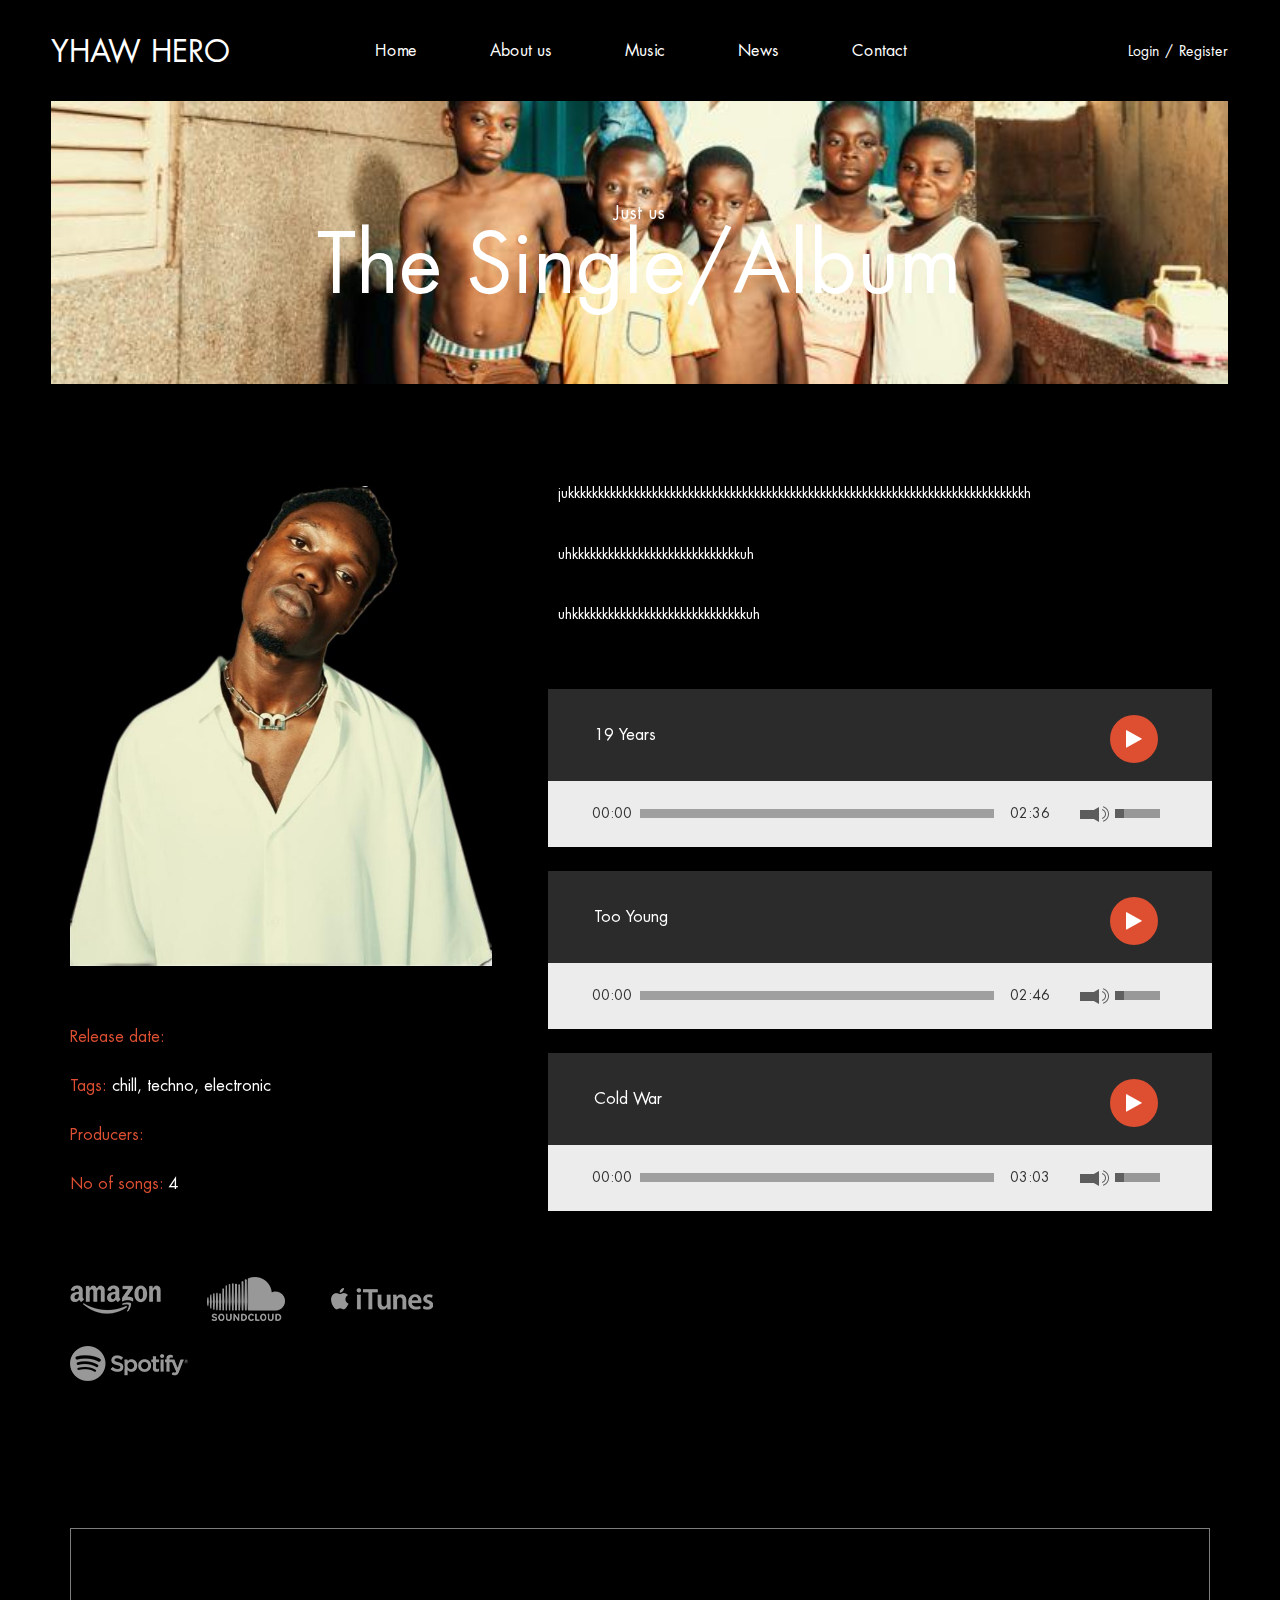
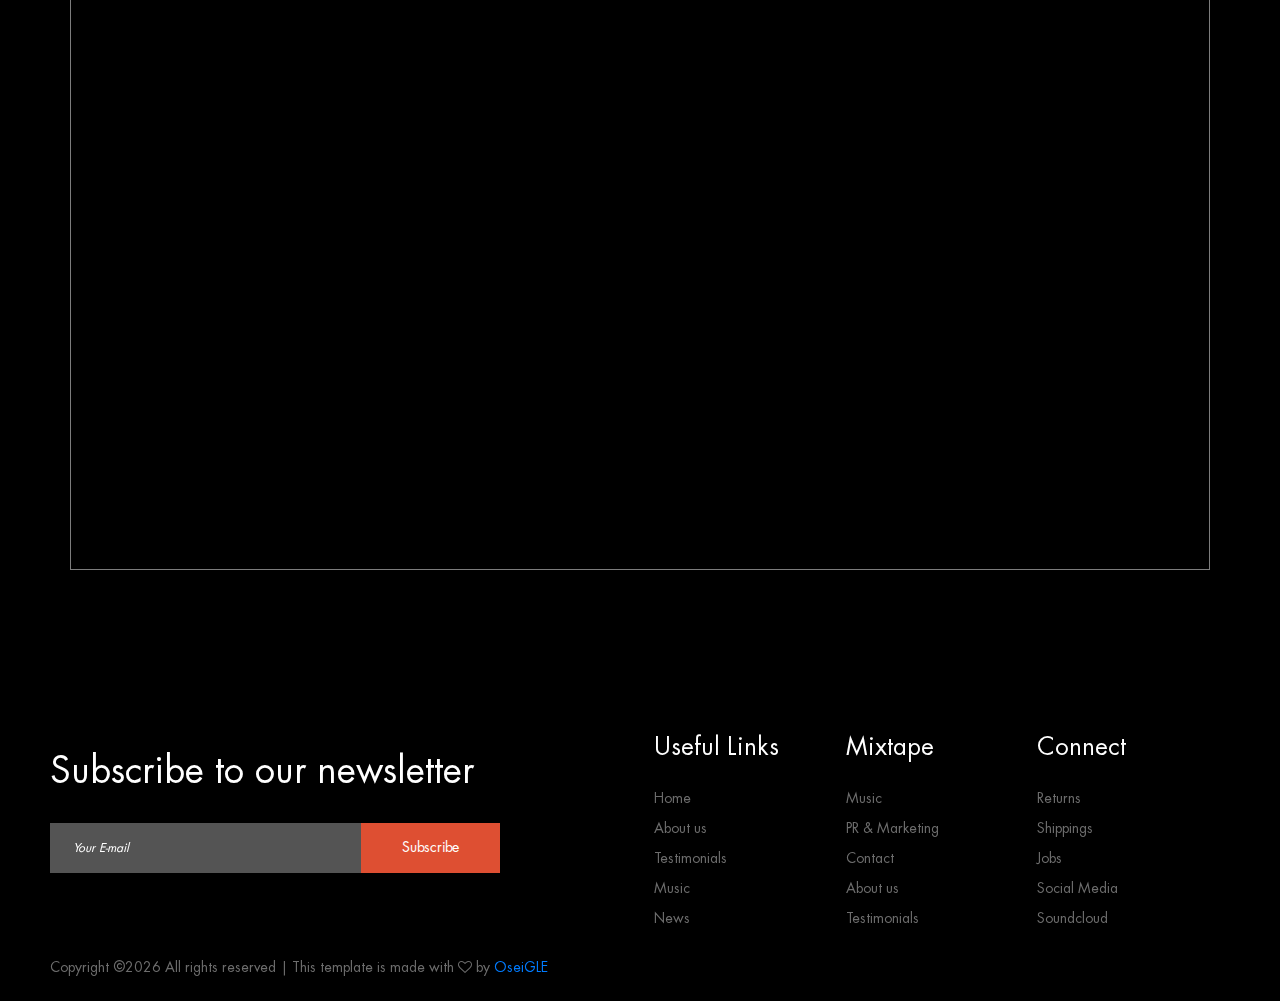
<file: single.html>
<!DOCTYPE html>
<html lang="en">
<head>
<title>Single Album</title>
<meta charset="utf-8">
<meta http-equiv="X-UA-Compatible" content="IE=edge">
<meta name="description" content="Mixtape template project">
<meta name="viewport" content="width=device-width, initial-scale=1">
<link rel="stylesheet" type="text/css" href="styles/bootstrap-4.1.2/bootstrap.min.css">
<link href="plugins/font-awesome-4.7.0/css/font-awesome.min.css" rel="stylesheet" type="text/css">
<link rel="stylesheet" type="text/css" href="plugins/OwlCarousel2-2.2.1/owl.carousel.css">
<link rel="stylesheet" type="text/css" href="plugins/OwlCarousel2-2.2.1/owl.theme.default.css">
<link rel="stylesheet" type="text/css" href="plugins/OwlCarousel2-2.2.1/animate.css">
<link rel="stylesheet" type="text/css" href="styles/single.css">
<link rel="stylesheet" type="text/css" href="styles/single_responsive.css">
</head>
<body>

<div class="super_container">
	
	<!-- Header -->
	<header class="header">
		<div class="header_content d-flex flex-row align-items-center justify-content-center">
			<div class="logo"><a href="#">YHAW HERO</a></div>
			<div class="log_reg">
				<ul class="d-flex flex-row align-items-start justify-content-start">
					<li><a href="#">Login</a></li>
					<li><a href="#">Register</a></li>
				</ul>
			</div>
			<nav class="main_nav">
				<ul class="d-flex flex-row align-items-start justify-content-start">
					<li><a href="index.html">Home</a></li>
					<li><a href="about.html">About us</a></li>
					<li><a href="music.html">Music</a></li>
					<li><a href="blog.html">News</a></li>
					<li><a href="contact.html">Contact</a></li>
				</ul>
			</nav>
			<div class="hamburger ml-auto">
				<div class="d-flex flex-column align-items-end justify-content-between">
					<div></div>
					<div></div>
					<div></div>
				</div>
			</div>
		</div>
	</header>

	<!-- Menu -->

	<div class="menu">
		<div>
			<div class="menu_overlay"></div>
			<div class="menu_container d-flex flex-column align-items-start justify-content-center">
				<div class="menu_log_reg">
					<ul class="d-flex flex-row align-items-start justify-content-start">
						<li><a href="#">Login</a></li>
						<li><a href="#">Register</a></li>
					</ul>
				</div>
				<nav class="menu_nav">
					<ul class="d-flex flex-column align-items-start justify-content-start">
						<li><a href="index.html">Home</a></li>
						<li><a href="about.html">About us</a></li>
						<li><a href="music.html">Music</a></li>
						<li><a href="blog.html">News</a></li>
						<li><a href="contact.html">Contact</a></li>
					</ul>
				</nav>
			</div>
		</div>
	</div>

	<!-- Home -->

	<div class="home">
		<div class="home_inner">
			<!-- Image artist: https://unsplash.com/@yoannboyer -->
			<div class="parallax_background parallax-window" data-parallax="scroll" data-image-src="images/hero 3.jpg" data-speed="0.8"></div>
			<div class="home_container">
				<div class="home_content text-center">
					<div class="home_subtitle">Just us</div>
					<div class="home_title">The Single/Album</div>
				</div>
			</div>
		</div>
	</div>

	<!-- Single -->

	<div class="single">
		<div class="container">
			<div class="row">
				
				<!-- Single Info -->
				<div class="col-lg-5">
					<div class="single_info">
						<div class="single_image"><img src="images/artist.jpg" alt=""></div>
						<div class="single_info_list">
							<ul>
								<li><span>Release date: </span></li>
								<li><span>Tags: </span>chill, techno, electronic</li>
								<li><span>Producers: </span></li>
								<li><span>No of songs: </span>4</li>
							</ul>
						</div>
						<div class="logo_list d-flex flex-row align-items-center justify-content-start flex-wrap">
							<div><a href="#"><img src="images/logo_1.png" alt=""></a></div>
							<div><a href="#"><img src="images/logo_2.png" alt=""></a></div>
							<div><a href="#"><img src="images/logo_3.png" alt=""></a></div>
							<div><a href="#"><img src="images/logo_4.png" alt=""></a></div>
						</div>
					</div>
				</div>

				<!-- Single Content -->
				<div class="col-lg-7 single_content_col">
					<div class="single_content">
						<div class="single_text">
							<p>jukkkkkkkkkkkkkkkkkkkkkkkkkkkkkkkkkkkkkkkkkkkkkkkkkkkkkkkkkkkkkkkkkkkkkkkkkkkkh</p>
							<p>uhkkkkkkkkkkkkkkkkkkkkkkkkkkkkuh</p>
							<p>uhkkkkkkkkkkkkkkkkkkkkkkkkkkkkkuh</p>
						</div>
						<div class="single_players">
							
							<!-- Single Player -->
							<div class="single_player_container d-flex flex-column align-items-start justify-content-center">
								<div class="single_player">
									<div id="jplayer_1" class="jp-jplayer"></div>
									<div id="jp_container_1" class="jp-audio" role="application" aria-label="media player">
										<div class="jp-type-single">
											<div class="player_details d-flex flex-row align-items-center justify-content-start">
												<div class="jp-details">
													<div>playing</div>
													<div class="jp-title" aria-label="title">&nbsp;</div>
												</div>
												<div class="jp-controls-holder ml-auto">
													<button class="jp-play" tabindex="0"></button>
												</div>
											</div>
											<div class="player_controls">
												<div class="jp-gui jp-interface d-flex flex-row align-items-center justify-content-start">
													<div class="jp-controls-holder time_controls d-flex flex-row align-items-center justify-content-start">
														<div><div class="jp-current-time" role="timer" aria-label="time">&nbsp;</div></div>
														<div class="jp-progress">
															<div class="jp-seek-bar">
																<div class="jp-play-bar"></div>
															</div>
														</div>
														<div><div class="jp-duration ml-auto" role="timer" aria-label="duration">&nbsp;</div></div>
													</div>
													<div class="jp-volume-controls d-flex flex-row align-items-center justify-content-start ml-auto">
														<button class="jp-mute" tabindex="0"></button>
														<div class="jp-volume-bar">
															<div class="jp-volume-bar-value"></div>
														</div>
													</div>
												</div>
											</div>
											<div class="jp-no-solution">
												<span>Update Required</span>
												To play the media you will need to either update your browser to a recent version or update your <a href="http://get.adobe.com/flashplayer/" target="_blank">Flash plugin</a>
											</div>
										</div>
									</div>

								</div>
							</div>

							<!-- Single Player -->
							<div class="single_player_container d-flex flex-column align-items-start justify-content-center">
								<div class="single_player">
									<div id="jplayer_2" class="jp-jplayer"></div>
									<div id="jp_container_2" class="jp-audio" role="application" aria-label="media player">
										<div class="jp-type-single">
											<div class="player_details d-flex flex-row align-items-center justify-content-start">
												<div class="jp-details">
													<div>playing</div>
													<div class="jp-title" aria-label="title">&nbsp;</div>
												</div>
												<div class="jp-controls-holder ml-auto">
													<button class="jp-play" tabindex="0"></button>
												</div>
											</div>
											<div class="player_controls">
												<div class="jp-gui jp-interface d-flex flex-row align-items-center justify-content-start">
													<div class="jp-controls-holder time_controls d-flex flex-row align-items-center justify-content-start">
														<div><div class="jp-current-time" role="timer" aria-label="time">&nbsp;</div></div>
														<div class="jp-progress">
															<div class="jp-seek-bar">
																<div class="jp-play-bar"></div>
															</div>
														</div>
														<div><div class="jp-duration ml-auto" role="timer" aria-label="duration">&nbsp;</div></div>
													</div>
													<div class="jp-volume-controls d-flex flex-row align-items-center justify-content-start ml-auto">
														<button class="jp-mute" tabindex="0"></button>
														<div class="jp-volume-bar">
															<div class="jp-volume-bar-value"></div>
														</div>
													</div>
												</div>
											</div>
											<div class="jp-no-solution">
												<span>Update Required</span>
												To play the media you will need to either update your browser to a recent version or update your <a href="http://get.adobe.com/flashplayer/" target="_blank">Flash plugin</a>
											</div>
										</div>
									</div>

								</div>
							</div>

							<!-- Single Player -->
							<div class="single_player_container d-flex flex-column align-items-start justify-content-center">
								<div class="single_player">
									<div id="jplayer_3" class="jp-jplayer"></div>
									<div id="jp_container_3" class="jp-audio" role="application" aria-label="media player">
										<div class="jp-type-single">
											<div class="player_details d-flex flex-row align-items-center justify-content-start">
												<div class="jp-details">
													<div>playing</div>
													<div class="jp-title" aria-label="title">&nbsp;</div>
												</div>
												<div class="jp-controls-holder ml-auto">
													<button class="jp-play" tabindex="0"></button>
												</div>
											</div>
											<div class="player_controls">
												<div class="jp-gui jp-interface d-flex flex-row align-items-center justify-content-start">
													<div class="jp-controls-holder time_controls d-flex flex-row align-items-center justify-content-start">
														<div><div class="jp-current-time" role="timer" aria-label="time">&nbsp;</div></div>
														<div class="jp-progress">
															<div class="jp-seek-bar">
																<div class="jp-play-bar"></div>
															</div>
														</div>
														<div><div class="jp-duration ml-auto" role="timer" aria-label="duration">&nbsp;</div></div>
													</div>
													<div class="jp-volume-controls d-flex flex-row align-items-center justify-content-start ml-auto">
														<button class="jp-mute" tabindex="0"></button>
														<div class="jp-volume-bar">
															<div class="jp-volume-bar-value"></div>
														</div>
													</div>
												</div>
											</div>
											<div class="jp-no-solution">
												<span>Update Required</span>
												To play the media you will need to either update your browser to a recent version or update your <a href="http://get.adobe.com/flashplayer/" target="_blank">Flash plugin</a>
											</div>
										</div>
									</div>

								</div>
							</div>

						</div>
					</div>
				</div>

			</div>
		</div>
	</div>

	<!-- Video -->

	<div class="video">
		<div class="container">
			<div class="row">
				<div class="col">
					<div class="video_container">
						<iframe width="560" height="315" src="https://www.youtube.com/embed/OsKLytDnKGA?rel=0&amp;showinfo=0" frameborder="0" allow="autoplay; encrypted-media" allowfullscreen></iframe>
					</div>
				</div>
			</div>
		</div>
	</div>

	<!-- Footer -->

	<footer class="footer">
		<div class="footer_container d-flex flex-xl-row flex-column align-items-start justify-content-start">
			<div class="newsletter_container">
				<div class="newsletter_title"><h2>Subscribe to our newsletter</h2></div>
				<form action="#" id="newsletter_form" class="newsletter_form">
					<input type="email" class="newsletter_input" placeholder="Your E-mail" required="required">
					<button class="newsletter_button">Subscribe</button>
				</form>
			</div>
			<div class="footer_lists d-flex flex-sm-row  flex-column align-items-start justify-content-start ml-xl-auto">

				<!-- Useful Links -->
				<div class="footer_list">
					<div class="footer_list_title">Useful Links</div>
					<ul>
						<li><a href="index.html">Home</a></li>
						<li><a href="about.html">About us</a></li>
						<li><a href="#">Testimonials</a></li>
						<li><a href="#">Music</a></li>
						<li><a href="blog.html">News</a></li>
					</ul>
				</div>

				<!-- Mixtape -->
				<div class="footer_list">
					<div class="footer_list_title">Mixtape</div>
					<ul>
						<li><a href="#">Music</a></li>
						<li><a href="#">PR & Marketing</a></li>
						<li><a href="#">Contact</a></li>
						<li><a href="#">About us</a></li>
						<li><a href="#">Testimonials</a></li>
					</ul>
				</div>

				<!-- Connect -->
				<div class="footer_list">
					<div class="footer_list_title">Connect</div>
					<ul>
						<li><a href="#">Returns</a></li>
						<li><a href="#">Shippings</a></li>
						<li><a href="#">Jobs</a></li>
						<li><a href="#">Social Media</a></li>
						<li><a href="#">Soundcloud</a></li>
					</ul>
				</div>

			</div>
		</div>
		<div class="copyright_bar">
			<span><!-- Link back to Colorlib can't be removed. Template is licensed under CC BY 3.0. -->
Copyright &copy;<script>document.write(new Date().getFullYear());</script> All rights reserved | This template is made with <i class="fa fa-heart-o" aria-hidden="true"></i> by <a href="https://wa.me/233246983085" target="_blank">OseiGLE</a>
<!-- Link back to Colorlib can't be removed. Template is licensed under CC BY 3.0. -->
</span>
		</div>
	</footer>
</div>

<script src="js/jquery-3.2.1.min.js"></script>
<script src="styles/bootstrap-4.1.2/popper.js"></script>
<script src="styles/bootstrap-4.1.2/bootstrap.min.js"></script>
<script src="plugins/greensock/TweenMax.min.js"></script>
<script src="plugins/greensock/TimelineMax.min.js"></script>
<script src="plugins/scrollmagic/ScrollMagic.min.js"></script>
<script src="plugins/greensock/animation.gsap.min.js"></script>
<script src="plugins/greensock/ScrollToPlugin.min.js"></script>
<script src="plugins/OwlCarousel2-2.2.1/owl.carousel.js"></script>
<script src="plugins/easing/easing.js"></script>
<script src="plugins/progressbar/progressbar.min.js"></script>
<script src="plugins/parallax-js-master/parallax.min.js"></script>
<script src="plugins/jPlayer/jquery.jplayer.min.js"></script>
<script src="plugins/jPlayer/jplayer.playlist.min.js"></script>
<script src="plugins/fit-vids/jquery.fitvids.js"></script>
<script src="js/single.js"></script>
</body>
</html>
</file>
<file: styles/about.css>
@charset "utf-8";
/* CSS Document */

/******************************

[Table of Contents]

1. Fonts
2. Body and some general stuff
3. Header
4. Menu
5. Home
6. Discs
7. Artist
8. Milestones
9. Footer


******************************/

/***********
1. Fonts
***********/

@font-face
{
	font-family: 'Futura';
	src: url('../fonts/FuturaLT-Book.ttf')  format('truetype');
}
@font-face
{
	font-family: 'Futura_Bold';
	src: url('../fonts/FuturaLT-Bold.ttf')  format('truetype');
}

/*********************************
2. Body and some general stuff
*********************************/

*
{
	margin: 0;
	padding: 0;
	-webkit-font-smoothing: antialiased;
	-webkit-text-shadow: rgba(0,0,0,.01) 0 0 1px;
	text-shadow: rgba(0,0,0,.01) 0 0 1px;
}
body
{
	font-family: 'Futura', sans-serif;
	font-size: 14px;
	font-weight: 400;
	background: #000000;
	color: #FFFFFF;
}
div
{
	display: block;
	position: relative;
	-webkit-box-sizing: border-box;
    -moz-box-sizing: border-box;
    box-sizing: border-box;
}
ul
{
	list-style: none;
	margin-bottom: 0px;
}
p
{
	font-family: 'Futura', sans-serif;
	font-size: 14px;
	line-height: 2.18;
	font-weight: 400;
	color: #FFFFFF;
	-webkit-font-smoothing: antialiased;
	-webkit-text-shadow: rgba(0,0,0,.01) 0 0 1px;
	text-shadow: rgba(0,0,0,.01) 0 0 1px;
}
p a
{
	display: inline;
	position: relative;
	color: inherit;
	border-bottom: solid 1px #ffa07f;
	-webkit-transition: all 200ms ease;
	-moz-transition: all 200ms ease;
	-ms-transition: all 200ms ease;
	-o-transition: all 200ms ease;
	transition: all 200ms ease;
}
p:last-of-type
{
	margin-bottom: 0;
}
a
{
	-webkit-transition: all 200ms ease;
	-moz-transition: all 200ms ease;
	-ms-transition: all 200ms ease;
	-o-transition: all 200ms ease;
	transition: all 200ms ease;
}
a, a:hover, a:visited, a:active, a:link
{
	text-decoration: none;
	-webkit-font-smoothing: antialiased;
	-webkit-text-shadow: rgba(0,0,0,.01) 0 0 1px;
	text-shadow: rgba(0,0,0,.01) 0 0 1px;
}
p a:active
{
	position: relative;
	color: #FF6347;
}
p a:hover
{
	color: #FFFFFF;
	background: #ffa07f;
}
p a:hover::after
{
	opacity: 0.2;
}
::selection
{
	background: rgba(255,255,255,0.07);
}
p::selection
{
	
}
h1{font-size: 48px;}
h2{font-size: 36px;}
h3{font-size: 24px;}
h4{font-size: 18px;}
h5{font-size: 14px;}
h1, h2, h3, h4, h5, h6
{
	font-family: 'Futura', sans-serif;
	-webkit-font-smoothing: antialiased;
	-webkit-text-shadow: rgba(0,0,0,.01) 0 0 1px;
	text-shadow: rgba(0,0,0,.01) 0 0 1px;
	line-height: 1.2;
}
h1::selection, 
h2::selection, 
h3::selection, 
h4::selection, 
h5::selection, 
h6::selection
{
	
}
img
{
	max-width: 100%;
}
button:active
{
	outline: none;
}
.form-control
{
	color: #db5246;
}
section
{
	display: block;
	position: relative;
	box-sizing: border-box;
}
.clear
{
	clear: both;
}
.clearfix::before, .clearfix::after
{
	content: "";
	display: table;
}
.clearfix::after
{
	clear: both;
}
.clearfix
{
	zoom: 1;
}
.float_left
{
	float: left;
}
.float_right
{
	float: right;
}
.trans_200
{
	-webkit-transition: all 200ms ease;
	-moz-transition: all 200ms ease;
	-ms-transition: all 200ms ease;
	-o-transition: all 200ms ease;
	transition: all 200ms ease;
}
.trans_300
{
	-webkit-transition: all 300ms ease;
	-moz-transition: all 300ms ease;
	-ms-transition: all 300ms ease;
	-o-transition: all 300ms ease;
	transition: all 300ms ease;
}
.trans_400
{
	-webkit-transition: all 400ms ease;
	-moz-transition: all 400ms ease;
	-ms-transition: all 400ms ease;
	-o-transition: all 400ms ease;
	transition: all 400ms ease;
}
.trans_500
{
	-webkit-transition: all 500ms ease;
	-moz-transition: all 500ms ease;
	-ms-transition: all 500ms ease;
	-o-transition: all 500ms ease;
	transition: all 500ms ease;
}
.fill_height
{
	height: 100%;
}
.super_container
{
	width: 100%;
	overflow: hidden;
}
.prlx_parent
{
	overflow: hidden;
}
.prlx
{
	height: 130% !important;
}
.parallax-window
{
    min-height: 400px;
    background: transparent;
}
.parallax_background
{
	position: absolute;
	top: 0;
	left: 0;
	width: 100%;
	height: 100%;
}
.background_image
{
	position: absolute;
	top: 0;
	left: 0;
	width: 100%;
	height: 100%;
	background-repeat: no-repeat;
	background-size: cover;
	background-position: center center;
}
.nopadding
{
	padding: 0px !important;
}
.section_subtitle
{
	font-size: 18px;
	line-height: 0.75;
}
.section_title
{
	margin-top: 7px;
	margin-left: -2px;
}

/*********************************
3. Header
*********************************/

.header
{
	position: fixed;
	left: 0;
	top: 0;
	width: 100%;
	background: #000000;
	z-index: 100;
	-webkit-transition: all 400ms ease;
	-moz-transition: all 400ms ease;
	-ms-transition: all 400ms ease;
	-o-transition: all 400ms ease;
	transition: all 400ms ease;
}
.header.scrolled
{
	background: rgba(0,0,0,0.85);
}
.header_content
{
	width: 100%;
	height: 101px;
	padding-left: 51px;
	padding-right: 52px;
	-webkit-transition: all 400ms ease;
	-moz-transition: all 400ms ease;
	-ms-transition: all 400ms ease;
	-o-transition: all 400ms ease;
	transition: all 400ms ease;
}
.header.scrolled .header_content
{
	height: 70px;
}
.logo
{
	position: absolute;
	top: 50%;
	-webkit-transform: translateY(-50%);
	-moz-transform: translateY(-50%);
	-ms-transform: translateY(-50%);
	-o-transform: translateY(-50%);
	transform: translateY(-50%);
	left: 51px;
}
.logo a
{
	font-family: 'Futura', sans-serif;
	font-size: 30px;
	color: #FFFFFF;
}
.log_reg
{
	position: absolute;
	top: 50%;
	-webkit-transform: translateY(-50%);
	-moz-transform: translateY(-50%);
	-ms-transform: translateY(-50%);
	-o-transform: translateY(-50%);
	transform: translateY(-50%);
	right: 52px;
}
.log_reg ul li
{
	position: relative;
}
.log_reg ul li:not(:last-child)::after
{
	display: inline-block;
	content: '/';
	font-size: 14px;
	color: #FFFFFF;
	margin-left: 6px;
	margin-right: 6px;
}
.log_reg ul li a
{
	font-size: 14px;
	color: #FFFFFF;
}
.log_reg ul li a:hover
{
	color: #de4f33;
}
.main_nav ul li:not(:last-child)
{
	margin-right: 24px;
}
.main_nav ul li
{
	position: relative;
}
.main_nav ul li a
{
	position: relative;
	font-size: 16px;
	color: #FFFFFF;
	padding-left: 26px;
	padding-right: 23px;
	z-index: 1;
}
.main_nav ul li a::after
{
	display: block;
	position: absolute;
	left: 0;
	bottom: -20px;
	width: 100%;
	height: 17px;
	background: #525252;
	content: '';
	z-index: -1;
	visibility: hidden;
	opacity: 0;
	-webkit-transition: all 400ms ease;
	-moz-transition: all 400ms ease;
	-ms-transition: all 400ms ease;
	-o-transition: all 400ms ease;
	transition: all 400ms ease;
}
.main_nav ul li.active a::after,
.main_nav ul li a:hover::after
{
	bottom: -5px;
	visibility: visible;
	opacity: 1;
}
.hamburger
{
	display: none;
	width: 50px;
	height: 24px;
	cursor: pointer;
	padding: 5px;
	right: -5px;
}
.hamburger > div
{
	width: 100%;
	height: 100%;
}
.hamburger > div > div
{
	height: 2px;
	background: #FFFFFF;
	-webkit-transition: all 400ms ease;
	-moz-transition: all 400ms ease;
	-ms-transition: all 400ms ease;
	-o-transition: all 400ms ease;
	transition: all 400ms ease;
}
.hamburger > div > div:first-child
{
	width: 90%;
}
.hamburger > div > div:nth-child(2)
{
	width: 50%;
}
.hamburger > div > div:nth-child(3)
{
	width: 70%;
}
.hamburger:hover > div > div
{
	width: 100%;
}

/*********************************
4. Menu
*********************************/

.menu
{
	position: fixed;
	top: 0;
	left: 0;
	width: 100vw;
	height: 100vh;
	z-index: 101;
	visibility: hidden;
	opacity: 0;
	-webkit-transition: all 800ms ease;
	-moz-transition: all 800ms ease;
	-ms-transition: all 800ms ease;
	-o-transition: all 800ms ease;
	transition: all 800ms ease;
}
.menu_overlay
{
	position: absolute;
	top: 0;
	left: 0;
	width: 100%;
	height: 100%;
	background: rgba(0,0,0,0.45);
}
.menu.active
{
	visibility: visible;
	opacity: 1;
}
.menu > div
{
	width: 100%;
	height: 100%;
}
.menu_container
{
	position: absolute;
	top: 50%;
	-webkit-transform: translateY(-50%);
	-moz-transform: translateY(-50%);
	-ms-transform: translateY(-50%);
	-o-transform: translateY(-50%);
	transform: translateY(-50%);
	right: -300px;
	width: 300px;
	-webkit-transition: all 1000ms 600ms ease;
	-moz-transition: all 1000ms 600ms ease;
	-ms-transition: all 1000ms 600ms ease;
	-o-transition: all 1000ms 600ms ease;
	transition: all 1000ms 600ms ease;
}
.menu.active .menu_container
{
	right: 0;
}
.menu_log_reg
{
	display: none;
	width: 100%;
	background: #000000;
	padding-left: 40px;
	padding-right: 40px;
	padding-top: 8px;
	padding-bottom: 8px;
	margin-bottom: 5px;
	border-bottom: solid 2px #de4f32;
}
.menu_log_reg a
{
	font-size: 14px;
	color: #FFFFFF;
}
.menu_log_reg a:hover
{
	color: #de4f32;
}
.menu_log_reg ul li
{
	position: relative;
}
.menu_log_reg ul li:not(:last-child)::after
{
	display: inline-block;
	content: '/';
	font-size: 14px;
	color: #FFFFFF;
	margin-left: 6px;
	margin-right: 6px;
}
.menu_nav
{
	width: 100%;
	background: #000000;
	padding-left: 40px;
	padding-right: 40px;
	padding-top: 50px;
	padding-bottom: 50px;
	border-bottom: solid 5px #de4f32;
}
.menu_nav ul li
{
	position: relative;
}
.menu_nav ul li a:hover::before
{
	left: 100%;
}
.menu_nav ul li:not(:last-of-type)
{
	margin-bottom: 5px;
}
.menu_nav ul li a
{
	display: block;
	position: relative;
	font-size: 20px;
	color: #FFFFFF;
	overflow: hidden;
}
.menu_nav ul li a::before
{
	display: block;
	position: absolute;
	top: 50%;
	left: -100%;
	width: 100%;
	height: 2px;
	background: #FFFFFF;
	content: '';
	-webkit-transition: all 400ms 200ms ease;
	-moz-transition: all 400ms 200ms ease;
	-ms-transition: all 400ms 200ms ease;
	-o-transition: all 400ms 200ms ease;
	transition: all 400ms 200ms ease;
}
.menu_nav ul li a:hover
{
	color: #de4f32;
}

/*********************************
5. Home
*********************************/

.home
{
	width: 100%;
	height: 384px;
	padding-left: 51px;
	padding-right: 52px;
}
.home_inner
{
	width: 100%;
	height: 100%;
}
.home_container
{
	position: absolute;
	left: 50%;
	-webkit-transform: translateX(-50%);
	-moz-transform: translateX(-50%);
	-ms-transform: translateX(-50%);
	-o-transform: translateX(-50%);
	transform: translateX(-50%);
	bottom: 89px;
}
.home_subtitle
{
	font-size: 18px;
	line-height: 0.75;
}
.home_title
{
	font-size: 82px;
	line-height: 0.75;
	margin-top: 14px;
}

/*********************************
6. Discs
*********************************/

.discs
{
	background: #000000;
	padding-top: 105px;
	padding-bottom: 78px;
}
.discs_row > div[class^='col']
{
	margin-bottom: 30px;
}
.disc a
{
	display: block;
	position: relative;
	overflow: hidden;
}
.disc a::before
{
	display: block;
	position: absolute;
	top: -100%;
	left: -200%;
	transform-origin: right center;
	-webkit-transform: rotate(45deg);
	-moz-transform: rotate(45deg);
	-ms-transform: rotate(45deg);
	-o-transform: rotate(45deg);
	transform: rotate(45deg);
	background: rgba(222,79,50,0.7);
	width: 200%;
	height: 200%;
	z-index: 1;
	content: '';
	-webkit-transition: all 600ms ease;
	-moz-transition: all 600ms ease;
	-ms-transition: all 600ms ease;
	-o-transition: all 600ms ease;
	transition: all 600ms ease;
}
.disc:hover a::before
{
	-webkit-transform: translate(60%, 60%) rotate(45deg);
	-moz-transform: translate(60%, 60%) rotate(45deg);
	-ms-transform: translate(60%, 60%) rotate(45deg);
	-o-transform: translate(60%, 60%) rotate(45deg);
	transform: translate(60%, 60%) rotate(45deg);
}
.disc_image
{
	width: 100%;
}
.disc_container
{
	position: absolute;
	top: 0;
	left: 0;
	width: 100%;
	height: 100%;
	z-index: 2;
}
.disc_container > div
{
	width: 100%;
	height: 100%;
}
.disc_content_1,
.disc_content_3
{
	position: absolute;
	left: 48px;
	bottom: 38px;
}
.disc_title
{
	font-family: 'Futura_Bold', sans-serif;
}
.disc_content_1 .disc_title
{
	font-size: 36px;
	color: #FFFFFF;
}
.disc_content_1 .disc_subtitle
{
	font-size: 18px;
	line-height: 1.2;
	margin-top: -4px;
	color: #FFFFFF;
}
.disc_content_2
{
	position: absolute;
	left: 50%;
	-webkit-transform: translateX(-50%);
	-moz-transform: translateX(-50%);
	-ms-transform: translateX(-50%);
	-o-transform: translateX(-50%);
	transform: translateX(-50%);
	bottom: 27px;
	width: 246px;
	/*height: 149px;*/
	padding-top: 39px;
	padding-bottom: 45px;
	background: rgba(0,0,0,0.48);
}
.disc_content_2 .disc_title
{
	font-family: 'Futura_Bold', sans-serif;
	font-size: 36px;
	color: #FFFFFF;
	line-height: 1.2;
}
.disc_content_2 .disc_subtitle
{
	font-size: 12px;
	text-transform: uppercase;
	letter-spacing: 0.2em;
	color: #FFFFFF;
	line-height: 1.2;
	margin-top: 8px;
}
.disc_content_3 .disc_title
{
	font-size: 24px;
	color: #FFFFFF;
	line-height: 1.2;
}
.disc_content_3 .disc_subtitle
{
	font-size: 12px;
	color: #FFFFFF;
	line-height: 1.2;
	margin-top: 5px;
}
.disc_content_4
{
	position: absolute;
	top: 10px;
	right: 10px;
	height: calc(100% - 18px);
	padding-right: 12px;
	padding-bottom: 11px;
	padding-left: 28px;
	background: rgba(0,0,0,0.54);
}
.disc_content_4 .disc_title
{
	font-size: 18px;
	color: #FFFFFF;
	line-height: 1.2;
}
.disc_content_4 .disc_subtitle
{
	font-size: 36px;
	color: #FFFFFF;
	margin-left: -5px;
	line-height: 1.2;
	margin-top: 3px;
}
.disc_content_5
{
	position: absolute;
	left: 100%;
	top: 0;
	transform-origin: top left;
	transform: rotate(90deg);
}
.disc_content_5 .disc_title
{
	font-size: 81px;
	color: #FFFFFF;
	line-height: 1.2;
}
.disc_content_6
{
	position: absolute;
	top: 38px;
	right: 29px;
}
.disc_content_6 .disc_title
{
	font-size: 36px;
	line-height: 1.2;
	color: #FFFFFF;
}
.disc_content_6 .disc_subtitle
{
	font-size: 18px;
	color: #FFFFFF;
	line-height: 1.2;
	margin-top: 2px;
}

/*********************************
7. Artist
*********************************/

.artist
{
	padding-top: 182px;
	padding-bottom: 134px;
}
.artist_text
{
	margin-top: 39px;
}
.artist_text p:not(:last-child)
{
	margin-bottom: 30px;
}
.artist_sig
{
	margin-top: 51px;
	margin-left: 26px;
}
.single_player_container
{
	width: calc(100% + 12px);
	background: #FFFFFF;
	left: -10px;
	margin-top: 62px;
}
.single_player
{
	width: 100%;
}
.jp-type-single .player_details
{
	margin-top: 0;
	padding-left: 46px;
	padding-right: 54px;
}
.jp-type-single .player_controls .jp-interface
{
	padding-left: 44px;
	padding-right: 52px;
}
.jp-type-single .jp-play
{
	-webkit-transform: translateY(7px);
	-moz-transform: translateY(7px);
	-ms-transform: translateY(7px);
	-o-transform: translateY(7px);
	transform: translateY(7px);
}
.jp-audio
{
	width: 100%;
}
.song_duration
{
	margin-left: auto;
}
.song_duration
{
	font-family: 'Futura', sans-serif !important;
	font-size: 16px !important;
	color: rgba(255,255,255,0.5) !important;
	line-height: 38px;
	outline: none !important;
}
.jp-details
{
	display: block !important;
}
.player_details
{
	width: 100%;
	height: 92px;
	background: #FFFFFF;
	margin-top: 27px;
	padding-left: 25px;
	padding-right: 22px;
}
.jp-details > div
{
	font-size: 12px;
	color: rgba(51,50,50,0.5);
	text-transform: uppercase;
}
.jp-details > div:first-child
{
	display: none;
}
.jp-state-playing .jp-details > div:first-child
{
	display: block;
}
.jp-type-single .jp-state-playing .jp-details .jp-title
{
	display: block;
}
.jp-title
{
	font-size: 16px !important;
	color: #333232 !important;
	text-transform: none !important;
}
.jp-play
{
	position: relative;
	width: 48px;
	height: 48px;
	border-radius: 50%;
	background: #de4f32;
	border: none;
	cursor: pointer;
	text-align: center;
	outline: none !important;
}
.jp-play::after
{
	display: block;
	position: absolute;
	top: 50%;
	left: 50%;
	-webkit-transform: translate(-50%, -50%);
	-moz-transform: translate(-50%, -50%);
	-ms-transform: translate(-50%, -50%);
	-o-transform: translate(-50%, -50%);
	transform: translate(-50%, -50%);
	font-family: 'FontAwesome';
	font-size: 20px;
	color: #FFFFFF;
	content: '\f04b';
}
.jp-state-playing .jp-play::after
{
	content: '\f04c';
}
.jp-play:active
{
	width: 46px;
	height: 46px;
}
.player_controls
{
	width: 100%;
	background: #ececec;
}
.player_controls .jp-interface
{
	width: 100%;
	height: 56px;
	padding-left: 23px;
	padding-right: 20px;
}
.jp-volume-controls
{
	width: 80px;
}
.jp-volume-bar
{
	width: 45px;
	height: 9px;
	background: #989898;
	cursor: pointer;
}
.jp-volume-bar-value
{
	height: 9px;
	background: #5f5f5f;
}
.jp-mute
{
	position: relative;
	width: 29px;
	height: 16px;
	background: transparent;
	border: none;
	outline: none;
	margin-right: 6px;
	cursor: pointer;
}
.jp-state-muted .jp-mute::after
{
	content: url(../images/mute_0.png);
}
.jp-mute:active
{
	outline: none;
}
.jp-mute::after
{
	display: block;
	position: absolute;
	top: 0;
	left: 0;
	width: 100%;
	height: 100%;
	content: url(../images/mute_1.png);
}
.time_controls
{
	width: calc(100% - 110px);
}
.jp-progress
{
	width: 100%;
	height: 9px;
	background: #9f9f9f;
}
.jp-current-time
{
	width: 48px;
}
.jp-current-time,
.jp-duration
{
	font-size: 14px;
	color: #333232 !important;
}
.jp-duration
{
	width: 56px;
	text-align: right;
}
.jp-progress
{
	cursor: pointer;
}
.jp-play-bar
{
	height: 9px;
	background: #5f5f5f;
}

/*********************************
8. Milestones
*********************************/

.milestones
{
	padding-top: 108px;
	padding-left: 50px;
	padding-right: 52px;
}
.milestones_container
{
	padding-top: 180px;
	padding-bottom: 107px;
}
.milestone_col
{
	margin-bottom: 80px;
}
.milestone_icon
{
	width: 48px;
	height: 48px;
}
.milestone_icon img
{
	max-width: 100%;
}
.milestone_content
{
	padding-left: 26px;
}
.milestone_counter
{
	font-size: 60px;
	color: #FFFFFF;
	line-height: 0.75;
}
.milestone_text
{
	font-size: 14px;
	color: #FFFFFF;
	line-height: 0.75;
	margin-top: 24px;
}

/*********************************
9. Footer
*********************************/

.footer
{
	background: #000000;
	padding-left: 50px;
	padding-right: 51px;
}
.newsletter_container
{
	width: 604px;
	padding-top: 103px;
}
.newsletter_title
{

}
.newsletter_form
{
	display: block;
	position: relative;
	width: 100%;
	margin-top: 30px;
}
.newsletter_input
{
	width: 100%;
	height: 50px;
	background: #545454;
	border: none;
	outline: none;
	padding-left: 23px;
}
.newsletter_input::-webkit-input-placeholder
{
	font-size: 12px !important;
	font-style: italic;
	color: #FFFFFF !important;
}
.newsletter_input:-moz-placeholder
{
	font-size: 12px !important;
	font-style: italic;
	color: #FFFFFF !important;
}
.newsletter_input::-moz-placeholder
{
	font-size: 12px !important;
	font-style: italic;
	color: #FFFFFF !important;
} 
.newsletter_input:-ms-input-placeholder
{ 
	font-size: 12px !important;
	font-style: italic;
	color: #FFFFFF !important;
}
.newsletter_input::input-placeholder
{
	font-size: 12px !important;
	font-style: italic;
	color: #FFFFFF !important;
}
.newsletter_button
{
	position: absolute;
	top: 0;
	right: 0;
	width: 139px;
	height: 50px;
	background: #de4f32;
	border: none;
	outline: none;
	cursor: pointer;
	color: #FFFFFF;
	font-size: 14px;
}
.footer_lists
{
	width: 575px;
	padding-top: 83px;
	padding-bottom: 5px;
}
.footer_list
{
	width: calc(100% / 3);
}
.footer_list_title
{
	font-size: 24px;
}
.footer_list ul
{
	margin-top: 23px;
}
.footer_list ul li:not(:last-of-type)
{
	margin-bottom: 9px;
}
.footer_list ul li a
{
	font-size: 14px;
	color: #6d6d6d;
}
.footer_list ul li a:hover
{
	color: #FFFFFF;
}
.copyright_bar
{
	width: 100%;
	height: 67px;
	background: #000000;
}
.copyright_bar span
{
	font-size: 14px;
	color: #6d6d6d;
	line-height: 67px;
}
</file>
<file: styles/about_responsive.css>
@charset "utf-8";
/* CSS Document */

/******************************

[Table of Contents]

1. 1600px
2. 1440px
3. 1280px
4. 1199px
5. 1024px
6. 991px
7. 959px
8. 880px
9. 768px
10. 767px
11. 539px
12. 479px
13. 400px

******************************/

/************
1. 1600px
************/

@media only screen and (max-width: 1600px)
{
	
}

/************
2. 1440px
************/

@media only screen and (max-width: 1440px)
{
	
}

/************
3. 1380px
************/

@media only screen and (max-width: 1380px)
{
	.newsletter_container
	{
		width: 450px;
	}
	.footer_lists
	{
		width: 575px;
	}
}

/************
3. 1280px
************/

@media only screen and (max-width: 1280px)
{
	
}

/************
4. 1199px
************/

@media only screen and (max-width: 1199px)
{
	.milestone
	{
		padding-left: 100px;
	}
	.footer_lists
	{
		width: 667px;
	}
	.copyright_bar
	{
		margin-top: 60px;
	}
	.newsletter_container
	{
		width: 667px;
	}
}

/************
4. 1100px
************/

@media only screen and (max-width: 1100px)
{
	
}

/************
5. 1024px
************/

@media only screen and (max-width: 1024px)
{
	
}

/************
6. 991px
************/

@media only screen and (max-width: 991px)
{
	.main_nav
	{
		display: none;
	}
	.log_reg
	{
		right: 120px;
	}
	.hamburger
	{
		display: block;
	}
	.disc_content_5 .disc_title
	{
		font-size: 75px;
	}
	.single_player_container
	{
		width: 100%;
		left: auto;
	}
	.milestone
	{
		padding-left: 50px;
	}
}

/************
7. 959px
************/

@media only screen and (max-width: 959px)
{
	
}

/************
8. 880px
************/

@media only screen and (max-width: 880px)
{
	
}

/************
9. 768px
************/

@media only screen and (max-width: 768px)
{
	
}

/************
10. 767px
************/

@media only screen and (max-width: 767px)
{
	.home_title
	{
		font-size: 56px;
	}
	.milestone
	{
		padding-left: 0px;
	}
	.footer_lists
	{
		width: 100%;
	}
	.newsletter_container
	{
		width: 100%;
	}
}

/************
11. 575px
************/

@media only screen and (max-width: 575px)
{
	h1
	{
		font-size: 36px;
	}
	.home
	{
		height: 345px;
		padding-left: 15px;
		padding-right: 15px;
	}
	.header_content
	{
		padding-left: 15px;
		padding-right: 15px;
	}
	.logo
	{
		left: 15px;
	}
	.home_container
	{
		bottom: 71px;
	}
	.home_title
	{
		font-size: 36px;
	}
	.log_reg
	{
		display: none;
	}
	.menu_log_reg
	{
		display: block;
	}
	.artist
	{
		padding-top: 142px;
	}
	.song_duration
	{
		font-size: 14px !important;
	}
	.single_player_container
	{
		width: 100%;
		left: auto;
	}
	.jp-type-single .player_details
	{
		padding-left: 20px;
		padding-right: 22px;
	}
	.jp-type-single .player_controls .jp-interface
	{
		padding-left: 20px;
		padding-right: 22px;
	}
	.milestones
	{
		padding-left: 15px;
		padding-right: 15px;
	}
	.milestone_counter
	{
		font-size: 48px;
	}
	.footer
	{
		padding-left: 15px;
		padding-right: 15px;
	}
	.extra_title h1
	{
		font-size: 36px;
	}
	.newsletter_input
	{
		height: 40px;
	}
	.newsletter_button
	{
		width: 109px;
		height: 40px;
	}
	.newsletter_title h2
	{
		font-size: 24px;
	}
	.footer_list
	{
		width: 100%;
	}
	.footer_list:not(:last-child)
	{
		margin-bottom: 60px;
	}
}

/************
11. 539px
************/

@media only screen and (max-width: 539px)
{
	
}

/************
12. 480px
************/

@media only screen and (max-width: 480px)
{
	
}

/************
13. 479px
************/

@media only screen and (max-width: 479px)
{
	
}

/************
14. 400px
************/

@media only screen and (max-width: 400px)
{
	
}
</file>
<file: styles/contact.css>
@charset "utf-8";
/* CSS Document */

/******************************

[Table of Contents]

1. Fonts
2. Body and some general stuff
3. Header
4. Menu
5. Home
6. Contact
7. Footer


******************************/

/***********
1. Fonts
***********/

@font-face
{
	font-family: 'Futura';
	src: url('../fonts/FuturaLT-Book.ttf')  format('truetype');
}
@font-face
{
	font-family: 'Futura_Bold';
	src: url('../fonts/FuturaLT-Bold.ttf')  format('truetype');
}

/*********************************
2. Body and some general stuff
*********************************/

*
{
	margin: 0;
	padding: 0;
	-webkit-font-smoothing: antialiased;
	-webkit-text-shadow: rgba(0,0,0,.01) 0 0 1px;
	text-shadow: rgba(0,0,0,.01) 0 0 1px;
}
body
{
	font-family: 'Futura', sans-serif;
	font-size: 14px;
	font-weight: 400;
	background: linear-gradient(to bottom, #000000 0%, #1b1b1b 40%);
	color: #FFFFFF;
}
div
{
	display: block;
	position: relative;
	-webkit-box-sizing: border-box;
    -moz-box-sizing: border-box;
    box-sizing: border-box;
}
ul
{
	list-style: none;
	margin-bottom: 0px;
}
p
{
	font-family: 'Futura', sans-serif;
	font-size: 14px;
	line-height: 2.18;
	font-weight: 400;
	color: #FFFFFF;
	-webkit-font-smoothing: antialiased;
	-webkit-text-shadow: rgba(0,0,0,.01) 0 0 1px;
	text-shadow: rgba(0,0,0,.01) 0 0 1px;
}
p a
{
	display: inline;
	position: relative;
	color: inherit;
	border-bottom: solid 1px #ffa07f;
	-webkit-transition: all 200ms ease;
	-moz-transition: all 200ms ease;
	-ms-transition: all 200ms ease;
	-o-transition: all 200ms ease;
	transition: all 200ms ease;
}
p:last-of-type
{
	margin-bottom: 0;
}
a
{
	-webkit-transition: all 200ms ease;
	-moz-transition: all 200ms ease;
	-ms-transition: all 200ms ease;
	-o-transition: all 200ms ease;
	transition: all 200ms ease;
}
a, a:hover, a:visited, a:active, a:link
{
	text-decoration: none;
	-webkit-font-smoothing: antialiased;
	-webkit-text-shadow: rgba(0,0,0,.01) 0 0 1px;
	text-shadow: rgba(0,0,0,.01) 0 0 1px;
}
p a:active
{
	position: relative;
	color: #FF6347;
}
p a:hover
{
	color: #FFFFFF;
	background: #ffa07f;
}
p a:hover::after
{
	opacity: 0.2;
}
::selection
{
	background: rgba(255,255,255,0.07);
}
p::selection
{
	
}
h1{font-size: 48px;}
h2{font-size: 36px;}
h3{font-size: 24px;}
h4{font-size: 18px;}
h5{font-size: 14px;}
h1, h2, h3, h4, h5, h6
{
	font-family: 'Futura', sans-serif;
	-webkit-font-smoothing: antialiased;
	-webkit-text-shadow: rgba(0,0,0,.01) 0 0 1px;
	text-shadow: rgba(0,0,0,.01) 0 0 1px;
	line-height: 1.2;
}
h1::selection, 
h2::selection, 
h3::selection, 
h4::selection, 
h5::selection, 
h6::selection
{
	
}
img
{
	max-width: 100%;
}
button:active
{
	outline: none;
}
.form-control
{
	color: #db5246;
}
section
{
	display: block;
	position: relative;
	box-sizing: border-box;
}
.clear
{
	clear: both;
}
.clearfix::before, .clearfix::after
{
	content: "";
	display: table;
}
.clearfix::after
{
	clear: both;
}
.clearfix
{
	zoom: 1;
}
.float_left
{
	float: left;
}
.float_right
{
	float: right;
}
.trans_200
{
	-webkit-transition: all 200ms ease;
	-moz-transition: all 200ms ease;
	-ms-transition: all 200ms ease;
	-o-transition: all 200ms ease;
	transition: all 200ms ease;
}
.trans_300
{
	-webkit-transition: all 300ms ease;
	-moz-transition: all 300ms ease;
	-ms-transition: all 300ms ease;
	-o-transition: all 300ms ease;
	transition: all 300ms ease;
}
.trans_400
{
	-webkit-transition: all 400ms ease;
	-moz-transition: all 400ms ease;
	-ms-transition: all 400ms ease;
	-o-transition: all 400ms ease;
	transition: all 400ms ease;
}
.trans_500
{
	-webkit-transition: all 500ms ease;
	-moz-transition: all 500ms ease;
	-ms-transition: all 500ms ease;
	-o-transition: all 500ms ease;
	transition: all 500ms ease;
}
.fill_height
{
	height: 100%;
}
.super_container
{
	width: 100%;
	overflow: hidden;
}
.prlx_parent
{
	overflow: hidden;
}
.prlx
{
	height: 130% !important;
}
.parallax-window
{
    min-height: 400px;
    background: transparent;
}
.parallax_background
{
	position: absolute;
	top: 0;
	left: 0;
	width: 100%;
	height: 100%;
}
.background_image
{
	position: absolute;
	top: 0;
	left: 0;
	width: 100%;
	height: 100%;
	background-repeat: no-repeat;
	background-size: cover;
	background-position: center center;
}
.nopadding
{
	padding: 0px !important;
}
.section_subtitle
{
	font-size: 18px;
	line-height: 0.75;
}
.section_title
{
	margin-top: 7px;
	margin-left: -2px;
}

/*********************************
3. Header
*********************************/

.header
{
	position: fixed;
	left: 0;
	top: 0;
	width: 100%;
	background: #000000;
	z-index: 100;
	-webkit-transition: all 400ms ease;
	-moz-transition: all 400ms ease;
	-ms-transition: all 400ms ease;
	-o-transition: all 400ms ease;
	transition: all 400ms ease;
}
.header.scrolled
{
	background: rgba(0,0,0,0.85);
}
.header_content
{
	width: 100%;
	height: 101px;
	padding-left: 51px;
	padding-right: 52px;
	-webkit-transition: all 400ms ease;
	-moz-transition: all 400ms ease;
	-ms-transition: all 400ms ease;
	-o-transition: all 400ms ease;
	transition: all 400ms ease;
}
.header.scrolled .header_content
{
	height: 70px;
}
.logo
{
	position: absolute;
	top: 50%;
	-webkit-transform: translateY(-50%);
	-moz-transform: translateY(-50%);
	-ms-transform: translateY(-50%);
	-o-transform: translateY(-50%);
	transform: translateY(-50%);
	left: 51px;
}
.logo a
{
	font-family: 'Futura', sans-serif;
	font-size: 30px;
	color: #FFFFFF;
}
.log_reg
{
	position: absolute;
	top: 50%;
	-webkit-transform: translateY(-50%);
	-moz-transform: translateY(-50%);
	-ms-transform: translateY(-50%);
	-o-transform: translateY(-50%);
	transform: translateY(-50%);
	right: 52px;
}
.log_reg ul li
{
	position: relative;
}
.log_reg ul li:not(:last-child)::after
{
	display: inline-block;
	content: '/';
	font-size: 14px;
	color: #FFFFFF;
	margin-left: 6px;
	margin-right: 6px;
}
.log_reg ul li a
{
	font-size: 14px;
	color: #FFFFFF;
}
.log_reg ul li a:hover
{
	color: #de4f33;
}
.main_nav ul li:not(:last-child)
{
	margin-right: 24px;
}
.main_nav ul li
{
	position: relative;
}
.main_nav ul li a
{
	position: relative;
	font-size: 16px;
	color: #FFFFFF;
	padding-left: 26px;
	padding-right: 23px;
	z-index: 1;
}
.main_nav ul li a::after
{
	display: block;
	position: absolute;
	left: 0;
	bottom: -20px;
	width: 100%;
	height: 17px;
	background: #525252;
	content: '';
	z-index: -1;
	visibility: hidden;
	opacity: 0;
	-webkit-transition: all 400ms ease;
	-moz-transition: all 400ms ease;
	-ms-transition: all 400ms ease;
	-o-transition: all 400ms ease;
	transition: all 400ms ease;
}
.main_nav ul li.active a::after,
.main_nav ul li a:hover::after
{
	bottom: -5px;
	visibility: visible;
	opacity: 1;
}
.hamburger
{
	display: none;
	width: 50px;
	height: 24px;
	cursor: pointer;
	padding: 5px;
	right: -5px;
}
.hamburger > div
{
	width: 100%;
	height: 100%;
}
.hamburger > div > div
{
	height: 2px;
	background: #FFFFFF;
	-webkit-transition: all 400ms ease;
	-moz-transition: all 400ms ease;
	-ms-transition: all 400ms ease;
	-o-transition: all 400ms ease;
	transition: all 400ms ease;
}
.hamburger > div > div:first-child
{
	width: 90%;
}
.hamburger > div > div:nth-child(2)
{
	width: 50%;
}
.hamburger > div > div:nth-child(3)
{
	width: 70%;
}
.hamburger:hover > div > div
{
	width: 100%;
}

/*********************************
4. Menu
*********************************/

.menu
{
	position: fixed;
	top: 0;
	left: 0;
	width: 100vw;
	height: 100vh;
	z-index: 101;
	visibility: hidden;
	opacity: 0;
	-webkit-transition: all 800ms ease;
	-moz-transition: all 800ms ease;
	-ms-transition: all 800ms ease;
	-o-transition: all 800ms ease;
	transition: all 800ms ease;
}
.menu_overlay
{
	position: absolute;
	top: 0;
	left: 0;
	width: 100%;
	height: 100%;
	background: rgba(0,0,0,0.45);
}
.menu.active
{
	visibility: visible;
	opacity: 1;
}
.menu > div
{
	width: 100%;
	height: 100%;
}
.menu_container
{
	position: absolute;
	top: 50%;
	-webkit-transform: translateY(-50%);
	-moz-transform: translateY(-50%);
	-ms-transform: translateY(-50%);
	-o-transform: translateY(-50%);
	transform: translateY(-50%);
	right: -300px;
	width: 300px;
	-webkit-transition: all 1000ms 600ms ease;
	-moz-transition: all 1000ms 600ms ease;
	-ms-transition: all 1000ms 600ms ease;
	-o-transition: all 1000ms 600ms ease;
	transition: all 1000ms 600ms ease;
}
.menu.active .menu_container
{
	right: 0;
}
.menu_log_reg
{
	display: none;
	width: 100%;
	background: #000000;
	padding-left: 40px;
	padding-right: 40px;
	padding-top: 8px;
	padding-bottom: 8px;
	margin-bottom: 5px;
	border-bottom: solid 2px #de4f32;
}
.menu_log_reg a
{
	font-size: 14px;
	color: #FFFFFF;
}
.menu_log_reg a:hover
{
	color: #de4f32;
}
.menu_log_reg ul li
{
	position: relative;
}
.menu_log_reg ul li:not(:last-child)::after
{
	display: inline-block;
	content: '/';
	font-size: 14px;
	color: #FFFFFF;
	margin-left: 6px;
	margin-right: 6px;
}
.menu_nav
{
	width: 100%;
	background: #000000;
	padding-left: 40px;
	padding-right: 40px;
	padding-top: 50px;
	padding-bottom: 50px;
	border-bottom: solid 5px #de4f32;
}
.menu_nav ul li
{
	position: relative;
}
.menu_nav ul li a:hover::before
{
	left: 100%;
}
.menu_nav ul li:not(:last-of-type)
{
	margin-bottom: 5px;
}
.menu_nav ul li a
{
	display: block;
	position: relative;
	font-size: 20px;
	color: #FFFFFF;
	overflow: hidden;
}
.menu_nav ul li a::before
{
	display: block;
	position: absolute;
	top: 50%;
	left: -100%;
	width: 100%;
	height: 2px;
	background: #FFFFFF;
	content: '';
	-webkit-transition: all 400ms 200ms ease;
	-moz-transition: all 400ms 200ms ease;
	-ms-transition: all 400ms 200ms ease;
	-o-transition: all 400ms 200ms ease;
	transition: all 400ms 200ms ease;
}
.menu_nav ul li a:hover
{
	color: #de4f32;
}

/*********************************
5. Home
*********************************/

.home
{
	width: 100%;
	height: 384px;
	padding-left: 51px;
	padding-right: 52px;
}
.home_inner
{
	width: 100%;
	height: 100%;
}
.home_container
{
	position: absolute;
	left: 50%;
	-webkit-transform: translateX(-50%);
	-moz-transform: translateX(-50%);
	-ms-transform: translateX(-50%);
	-o-transform: translateX(-50%);
	transform: translateX(-50%);
	bottom: 89px;
}
.home_subtitle
{
	font-size: 18px;
	line-height: 0.75;
}
.home_title
{
	font-size: 82px;
	line-height: 0.75;
	margin-top: 14px;
	white-space: nowrap;
}

/*********************************
6. Contact
*********************************/

.contact
{
	padding-top: 101px;
	padding-bottom: 105px;
}
.contact_title
{
	font-size: 36px;
	color: #FFFFFF;
	line-height: 1.2;
}
.contact_form
{
	display: block;
	width: 100%;
	margin-top: 59px;
}
.contact_input
{
	position: relative;
	width: 100%;
	height: 50px;
	background: #343434;
	border: none;
	outline: none;
	padding-left: 25px;
	border-bottom: solid 3px transparent;
	-webkit-transition: all 200ms ease;
	-moz-transition: all 200ms ease;
	-ms-transition: all 200ms ease;
	-o-transition: all 200ms ease;
	transition: all 200ms ease;
}
.contact_input:hover,
.contact_input:focus
{
	border-bottom: solid 3px #de4f32;
}
.contact_textarea
{
	height: 161px;
	padding-top: 18px;
}
.contact_form input:not(:last-child)
{
	margin-bottom: 20px;
}
.contact_input::-webkit-input-placeholder
{
	font-size: 14px !important;
	font-weight: 400 !important;
	font-style: italic;
	color: #FFFFFF !important;
}
.contact_input:-moz-placeholder
{
	font-size: 14px !important;
	font-weight: 400 !important;
	font-style: italic;
	color: #FFFFFF !important;
}
.contact_input::-moz-placeholder
{
	font-size: 14px !important;
	font-weight: 400 !important;
	font-style: italic;
	color: #FFFFFF !important;
} 
.contact_input:-ms-input-placeholder
{ 
	font-size: 14px !important;
	font-weight: 400 !important;
	font-style: italic;
	color: #FFFFFF !important;
}
.contact_input::input-placeholder
{
	font-size: 14px !important;
	font-weight: 400 !important;
	font-style: italic;
	color: #FFFFFF !important;
}
.contact_button
{
	width: 173px;
	height: 50px;
	background: #de4f32;
	color: #FFFFFF;
	font-size: 14px;
	border: solid 3px #de4f32;
	outline: none;
	cursor: pointer;
	margin-top: 39px;
	-webkit-transition: all 200ms ease;
	-moz-transition: all 200ms ease;
	-ms-transition: all 200ms ease;
	-o-transition: all 200ms ease;
	transition: all 200ms ease;
}
.contact_button:hover
{
	background: transparent;
	color: #de4f32;
}
.contact_text
{
	margin-top: 30px;
}
.contact_info_list
{
	margin-top: 84px;
	padding-left: 13px;
}
.contact_info_list ul li
{
	font-size: 16px;
	color: #aaaaaa;
}
.contact_info_list ul li:not(:last-of-type)
{
	margin-bottom: 24px;
}
.contact_info_list ul li > div:first-child > div
{
	width: 96px;
	color: #de4f32;
}
.social
{
	margin-top: 42px;
	left: -5px;
	padding-left: 13px;
}
.social ul li:not(:last-of-type)
{
	margin-right: 26px;
}
.social ul li a i
{
	font-size: 15px;
	padding: 5px;
	color: #de4f32;
}
.social ul li a i:hover
{
	color: #FFFFFF;
}

/*********************************
7. Footer
*********************************/

.footer
{
	background: #000000;
	padding-left: 50px;
	padding-right: 51px;
}
.newsletter_container
{
	width: 604px;
	padding-top: 103px;
}
.newsletter_title
{

}
.newsletter_form
{
	display: block;
	position: relative;
	width: 100%;
	margin-top: 30px;
}
.newsletter_input
{
	width: 100%;
	height: 50px;
	background: #545454;
	border: none;
	outline: none;
	padding-left: 23px;
}
.newsletter_input::-webkit-input-placeholder
{
	font-size: 12px !important;
	font-style: italic;
	color: #FFFFFF !important;
}
.newsletter_input:-moz-placeholder
{
	font-size: 12px !important;
	font-style: italic;
	color: #FFFFFF !important;
}
.newsletter_input::-moz-placeholder
{
	font-size: 12px !important;
	font-style: italic;
	color: #FFFFFF !important;
} 
.newsletter_input:-ms-input-placeholder
{ 
	font-size: 12px !important;
	font-style: italic;
	color: #FFFFFF !important;
}
.newsletter_input::input-placeholder
{
	font-size: 12px !important;
	font-style: italic;
	color: #FFFFFF !important;
}
.newsletter_button
{
	position: absolute;
	top: 0;
	right: 0;
	width: 139px;
	height: 50px;
	background: #de4f32;
	border: none;
	outline: none;
	cursor: pointer;
	color: #FFFFFF;
	font-size: 14px;
}
.footer_lists
{
	width: 575px;
	padding-top: 83px;
	padding-bottom: 5px;
}
.footer_list
{
	width: calc(100% / 3);
}
.footer_list_title
{
	font-size: 24px;
}
.footer_list ul
{
	margin-top: 23px;
}
.footer_list ul li:not(:last-of-type)
{
	margin-bottom: 9px;
}
.footer_list ul li a
{
	font-size: 14px;
	color: #6d6d6d;
}
.footer_list ul li a:hover
{
	color: #FFFFFF;
}
.copyright_bar
{
	width: 100%;
	height: 67px;
	background: #000000;
}
.copyright_bar span
{
	font-size: 14px;
	color: #6d6d6d;
	line-height: 67px;
}
</file>
<file: styles/contact_responsive.css>
@charset "utf-8";
/* CSS Document */

/******************************

[Table of Contents]

1. 1600px
2. 1440px
3. 1280px
4. 1199px
5. 1024px
6. 991px
7. 959px
8. 880px
9. 768px
10. 767px
11. 539px
12. 479px
13. 400px

******************************/

/************
1. 1600px
************/

@media only screen and (max-width: 1600px)
{
	
}

/************
2. 1440px
************/

@media only screen and (max-width: 1440px)
{
	
}

/************
3. 1380px
************/

@media only screen and (max-width: 1380px)
{
	.newsletter_container
	{
		width: 450px;
	}
	.footer_lists
	{
		width: 575px;
	}
}

/************
3. 1280px
************/

@media only screen and (max-width: 1280px)
{
	
}

/************
4. 1199px
************/

@media only screen and (max-width: 1199px)
{
	.footer_lists
	{
		width: 667px;
	}
	.copyright_bar
	{
		margin-top: 60px;
	}
	.newsletter_container
	{
		width: 667px;
	}
}

/************
4. 1100px
************/

@media only screen and (max-width: 1100px)
{
	
}

/************
5. 1024px
************/

@media only screen and (max-width: 1024px)
{
	
}

/************
6. 991px
************/

@media only screen and (max-width: 991px)
{
	.main_nav
	{
		display: none;
	}
	.log_reg
	{
		right: 120px;
	}
	.hamburger
	{
		display: block;
	}
	.contact_col
	{
		margin-top: 80px;
	}
}

/************
7. 959px
************/

@media only screen and (max-width: 959px)
{
	
}

/************
8. 880px
************/

@media only screen and (max-width: 880px)
{
	
}

/************
9. 768px
************/

@media only screen and (max-width: 768px)
{
	
}

/************
10. 767px
************/

@media only screen and (max-width: 767px)
{
	.home_title
	{
		font-size: 56px;
	}
	.footer_lists
	{
		width: 100%;
	}
	.newsletter_container
	{
		width: 100%;
	}
}

/************
11. 575px
************/

@media only screen and (max-width: 575px)
{
	h1
	{
		font-size: 36px;
	}
	.home
	{
		height: 345px;
		padding-left: 15px;
		padding-right: 15px;
	}
	.header_content
	{
		padding-left: 15px;
		padding-right: 15px;
	}
	.logo
	{
		left: 15px;
	}
	.home_container
	{
		bottom: 71px;
	}
	.home_title
	{
		font-size: 36px;
	}
	.log_reg
	{
		display: none;
	}
	.menu_log_reg
	{
		display: block;
	}
	.contact_title
	{
		font-size: 30px;
	}
	.footer
	{
		padding-left: 15px;
		padding-right: 15px;
	}
	.newsletter_input
	{
		height: 40px;
	}
	.newsletter_button
	{
		width: 109px;
		height: 40px;
	}
	.newsletter_title h2
	{
		font-size: 24px;
	}
	.footer_list
	{
		width: 100%;
	}
	.footer_list:not(:last-child)
	{
		margin-bottom: 60px;
	}
}

/************
11. 539px
************/

@media only screen and (max-width: 539px)
{
	
}

/************
12. 480px
************/

@media only screen and (max-width: 480px)
{
	
}

/************
13. 479px
************/

@media only screen and (max-width: 479px)
{
	
}

/************
14. 400px
************/

@media only screen and (max-width: 400px)
{
	
}
</file>
<file: styles/elements.css>
@charset "utf-8";
/* CSS Document */

/******************************

[Table of Contents]

1. Fonts
2. Body and some general stuff
3. Header
4. Menu
5. Home
6. Elements
	6.1 Buttons
	6.2 Accordions
	6.3 Tabs
	6.4 Loaders
	6.5 Milestones
	6.6 Icon Boxes
7. Footer


******************************/

/***********
1. Fonts
***********/

@font-face
{
	font-family: 'Futura';
	src: url('../fonts/FuturaLT-Book.ttf')  format('truetype');
}
@font-face
{
	font-family: 'Futura_Bold';
	src: url('../fonts/FuturaLT-Bold.ttf')  format('truetype');
}

/*********************************
2. Body and some general stuff
*********************************/

*
{
	margin: 0;
	padding: 0;
	-webkit-font-smoothing: antialiased;
	-webkit-text-shadow: rgba(0,0,0,.01) 0 0 1px;
	text-shadow: rgba(0,0,0,.01) 0 0 1px;
}
body
{
	font-family: 'Futura', sans-serif;
	font-size: 14px;
	font-weight: 400;
	background: linear-gradient(to bottom, #000000 0%, #1b1b1b 40%);
	color: #FFFFFF;
}
div
{
	display: block;
	position: relative;
	-webkit-box-sizing: border-box;
    -moz-box-sizing: border-box;
    box-sizing: border-box;
}
ul
{
	list-style: none;
	margin-bottom: 0px;
}
p
{
	font-family: 'Futura', sans-serif;
	font-size: 14px;
	line-height: 2.18;
	font-weight: 400;
	color: #FFFFFF;
	-webkit-font-smoothing: antialiased;
	-webkit-text-shadow: rgba(0,0,0,.01) 0 0 1px;
	text-shadow: rgba(0,0,0,.01) 0 0 1px;
}
p a
{
	display: inline;
	position: relative;
	color: inherit;
	border-bottom: solid 1px #ffa07f;
	-webkit-transition: all 200ms ease;
	-moz-transition: all 200ms ease;
	-ms-transition: all 200ms ease;
	-o-transition: all 200ms ease;
	transition: all 200ms ease;
}
p:last-of-type
{
	margin-bottom: 0;
}
a
{
	-webkit-transition: all 200ms ease;
	-moz-transition: all 200ms ease;
	-ms-transition: all 200ms ease;
	-o-transition: all 200ms ease;
	transition: all 200ms ease;
}
a, a:hover, a:visited, a:active, a:link
{
	text-decoration: none;
	-webkit-font-smoothing: antialiased;
	-webkit-text-shadow: rgba(0,0,0,.01) 0 0 1px;
	text-shadow: rgba(0,0,0,.01) 0 0 1px;
}
p a:active
{
	position: relative;
	color: #FF6347;
}
p a:hover
{
	color: #FFFFFF;
	background: #ffa07f;
}
p a:hover::after
{
	opacity: 0.2;
}
::selection
{
	background: rgba(255,255,255,0.07);
}
p::selection
{
	
}
h1{font-size: 48px;}
h2{font-size: 36px;}
h3{font-size: 24px;}
h4{font-size: 18px;}
h5{font-size: 14px;}
h1, h2, h3, h4, h5, h6
{
	font-family: 'Futura', sans-serif;
	-webkit-font-smoothing: antialiased;
	-webkit-text-shadow: rgba(0,0,0,.01) 0 0 1px;
	text-shadow: rgba(0,0,0,.01) 0 0 1px;
	line-height: 1.2;
}
h1::selection, 
h2::selection, 
h3::selection, 
h4::selection, 
h5::selection, 
h6::selection
{
	
}
img
{
	max-width: 100%;
}
button:active
{
	outline: none;
}
.form-control
{
	color: #db5246;
}
section
{
	display: block;
	position: relative;
	box-sizing: border-box;
}
.clear
{
	clear: both;
}
.clearfix::before, .clearfix::after
{
	content: "";
	display: table;
}
.clearfix::after
{
	clear: both;
}
.clearfix
{
	zoom: 1;
}
.float_left
{
	float: left;
}
.float_right
{
	float: right;
}
.trans_200
{
	-webkit-transition: all 200ms ease;
	-moz-transition: all 200ms ease;
	-ms-transition: all 200ms ease;
	-o-transition: all 200ms ease;
	transition: all 200ms ease;
}
.trans_300
{
	-webkit-transition: all 300ms ease;
	-moz-transition: all 300ms ease;
	-ms-transition: all 300ms ease;
	-o-transition: all 300ms ease;
	transition: all 300ms ease;
}
.trans_400
{
	-webkit-transition: all 400ms ease;
	-moz-transition: all 400ms ease;
	-ms-transition: all 400ms ease;
	-o-transition: all 400ms ease;
	transition: all 400ms ease;
}
.trans_500
{
	-webkit-transition: all 500ms ease;
	-moz-transition: all 500ms ease;
	-ms-transition: all 500ms ease;
	-o-transition: all 500ms ease;
	transition: all 500ms ease;
}
.fill_height
{
	height: 100%;
}
.super_container
{
	width: 100%;
	overflow: hidden;
}
.prlx_parent
{
	overflow: hidden;
}
.prlx
{
	height: 130% !important;
}
.parallax-window
{
    min-height: 400px;
    background: transparent;
}
.parallax_background
{
	position: absolute;
	top: 0;
	left: 0;
	width: 100%;
	height: 100%;
}
.background_image
{
	position: absolute;
	top: 0;
	left: 0;
	width: 100%;
	height: 100%;
	background-repeat: no-repeat;
	background-size: cover;
	background-position: center center;
}
.nopadding
{
	padding: 0px !important;
}
.section_subtitle
{
	font-size: 18px;
	line-height: 0.75;
}
.section_title
{
	margin-top: 7px;
	margin-left: -2px;
}

/*********************************
3. Header
*********************************/

.header
{
	position: fixed;
	left: 0;
	top: 0;
	width: 100%;
	background: #000000;
	z-index: 100;
	-webkit-transition: all 400ms ease;
	-moz-transition: all 400ms ease;
	-ms-transition: all 400ms ease;
	-o-transition: all 400ms ease;
	transition: all 400ms ease;
}
.header.scrolled
{
	background: rgba(0,0,0,0.85);
}
.header_content
{
	width: 100%;
	height: 101px;
	padding-left: 51px;
	padding-right: 52px;
	-webkit-transition: all 400ms ease;
	-moz-transition: all 400ms ease;
	-ms-transition: all 400ms ease;
	-o-transition: all 400ms ease;
	transition: all 400ms ease;
}
.header.scrolled .header_content
{
	height: 70px;
}
.logo
{
	position: absolute;
	top: 50%;
	-webkit-transform: translateY(-50%);
	-moz-transform: translateY(-50%);
	-ms-transform: translateY(-50%);
	-o-transform: translateY(-50%);
	transform: translateY(-50%);
	left: 51px;
}
.logo a
{
	font-family: 'Futura', sans-serif;
	font-size: 30px;
	color: #FFFFFF;
}
.log_reg
{
	position: absolute;
	top: 50%;
	-webkit-transform: translateY(-50%);
	-moz-transform: translateY(-50%);
	-ms-transform: translateY(-50%);
	-o-transform: translateY(-50%);
	transform: translateY(-50%);
	right: 52px;
}
.log_reg ul li
{
	position: relative;
}
.log_reg ul li:not(:last-child)::after
{
	display: inline-block;
	content: '/';
	font-size: 14px;
	color: #FFFFFF;
	margin-left: 6px;
	margin-right: 6px;
}
.log_reg ul li a
{
	font-size: 14px;
	color: #FFFFFF;
}
.log_reg ul li a:hover
{
	color: #de4f33;
}
.main_nav ul li:not(:last-child)
{
	margin-right: 24px;
}
.main_nav ul li
{
	position: relative;
}
.main_nav ul li a
{
	position: relative;
	font-size: 16px;
	color: #FFFFFF;
	padding-left: 26px;
	padding-right: 23px;
	z-index: 1;
}
.main_nav ul li a::after
{
	display: block;
	position: absolute;
	left: 0;
	bottom: -20px;
	width: 100%;
	height: 17px;
	background: #525252;
	content: '';
	z-index: -1;
	visibility: hidden;
	opacity: 0;
	-webkit-transition: all 400ms ease;
	-moz-transition: all 400ms ease;
	-ms-transition: all 400ms ease;
	-o-transition: all 400ms ease;
	transition: all 400ms ease;
}
.main_nav ul li.active a::after,
.main_nav ul li a:hover::after
{
	bottom: -5px;
	visibility: visible;
	opacity: 1;
}
.hamburger
{
	display: none;
	width: 50px;
	height: 24px;
	cursor: pointer;
	padding: 5px;
	right: -5px;
}
.hamburger > div
{
	width: 100%;
	height: 100%;
}
.hamburger > div > div
{
	height: 2px;
	background: #FFFFFF;
	-webkit-transition: all 400ms ease;
	-moz-transition: all 400ms ease;
	-ms-transition: all 400ms ease;
	-o-transition: all 400ms ease;
	transition: all 400ms ease;
}
.hamburger > div > div:first-child
{
	width: 90%;
}
.hamburger > div > div:nth-child(2)
{
	width: 50%;
}
.hamburger > div > div:nth-child(3)
{
	width: 70%;
}
.hamburger:hover > div > div
{
	width: 100%;
}

/*********************************
4. Menu
*********************************/

.menu
{
	position: fixed;
	top: 0;
	left: 0;
	width: 100vw;
	height: 100vh;
	z-index: 101;
	visibility: hidden;
	opacity: 0;
	-webkit-transition: all 800ms ease;
	-moz-transition: all 800ms ease;
	-ms-transition: all 800ms ease;
	-o-transition: all 800ms ease;
	transition: all 800ms ease;
}
.menu_overlay
{
	position: absolute;
	top: 0;
	left: 0;
	width: 100%;
	height: 100%;
	background: rgba(0,0,0,0.45);
}
.menu.active
{
	visibility: visible;
	opacity: 1;
}
.menu > div
{
	width: 100%;
	height: 100%;
}
.menu_container
{
	position: absolute;
	top: 50%;
	-webkit-transform: translateY(-50%);
	-moz-transform: translateY(-50%);
	-ms-transform: translateY(-50%);
	-o-transform: translateY(-50%);
	transform: translateY(-50%);
	right: -300px;
	width: 300px;
	-webkit-transition: all 1000ms 600ms ease;
	-moz-transition: all 1000ms 600ms ease;
	-ms-transition: all 1000ms 600ms ease;
	-o-transition: all 1000ms 600ms ease;
	transition: all 1000ms 600ms ease;
}
.menu.active .menu_container
{
	right: 0;
}
.menu_log_reg
{
	display: none;
	width: 100%;
	background: #000000;
	padding-left: 40px;
	padding-right: 40px;
	padding-top: 8px;
	padding-bottom: 8px;
	margin-bottom: 5px;
	border-bottom: solid 2px #de4f32;
}
.menu_log_reg a
{
	font-size: 14px;
	color: #FFFFFF;
}
.menu_log_reg a:hover
{
	color: #de4f32;
}
.menu_log_reg ul li
{
	position: relative;
}
.menu_log_reg ul li:not(:last-child)::after
{
	display: inline-block;
	content: '/';
	font-size: 14px;
	color: #FFFFFF;
	margin-left: 6px;
	margin-right: 6px;
}
.menu_nav
{
	width: 100%;
	background: #000000;
	padding-left: 40px;
	padding-right: 40px;
	padding-top: 50px;
	padding-bottom: 50px;
	border-bottom: solid 5px #de4f32;
}
.menu_nav ul li
{
	position: relative;
}
.menu_nav ul li a:hover::before
{
	left: 100%;
}
.menu_nav ul li:not(:last-of-type)
{
	margin-bottom: 5px;
}
.menu_nav ul li a
{
	display: block;
	position: relative;
	font-size: 20px;
	color: #FFFFFF;
	overflow: hidden;
}
.menu_nav ul li a::before
{
	display: block;
	position: absolute;
	top: 50%;
	left: -100%;
	width: 100%;
	height: 2px;
	background: #FFFFFF;
	content: '';
	-webkit-transition: all 400ms 200ms ease;
	-moz-transition: all 400ms 200ms ease;
	-ms-transition: all 400ms 200ms ease;
	-o-transition: all 400ms 200ms ease;
	transition: all 400ms 200ms ease;
}
.menu_nav ul li a:hover
{
	color: #de4f32;
}

/*********************************
5. Home
*********************************/

.home
{
	width: 100%;
	height: 384px;
	padding-left: 51px;
	padding-right: 52px;
}
.home_inner
{
	width: 100%;
	height: 100%;
}
.home_container
{
	position: absolute;
	left: 50%;
	-webkit-transform: translateX(-50%);
	-moz-transform: translateX(-50%);
	-ms-transform: translateX(-50%);
	-o-transform: translateX(-50%);
	transform: translateX(-50%);
	bottom: 89px;
}
.home_subtitle
{
	font-size: 18px;
	line-height: 0.75;
}
.home_title
{
	font-size: 82px;
	line-height: 0.75;
	margin-top: 14px;
	white-space: nowrap;
}

/*********************************
6. Elements
*********************************/

.elements
{
	padding-top: 108px;
	padding-bottom: 130px;
}
.elements_title
{
	font-size: 36px;
	line-height: 0.75;
}

/*********************************
6.1 Buttons
*********************************/

.buttons_container
{
	margin-top: 61px;
}
.button
{
	width: 173px;
	height: 50px;
	text-align: center;
	margin-bottom: 10px;
}
.button:not(:last-child)
{
	margin-right: 14px;
}
.button a
{
	display: block;
	width: 100%;
	height: 100%;
	font-size: 14px;
	color: #FFFFFF;
	line-height: 50px;
}
.button_1
{
	background: #de4f32;
}
.button_1:hover
{
	background: #FFFFFF;
}
.button_1:hover a
{
	color: #000000;
}
.button_2
{
	background: #FFFFFF;
}
.button_2 a
{
	color: #000000;
}
.button_2:hover
{
	background: #000000;
}
.button_2:hover a
{
	color: #FFFFFF;
}
.button_3
{
	background: transparent;
	border: solid 2px #de4f32;
}
.button_3 a
{
	line-height: 46px;
	color: #de4f32;
}
.button_3:hover
{
	background: #de4f32;
}
.button_3:hover a
{
	color: #FFFFFF;
}

/*********************************
6.2 Accordions
*********************************/

.acc_tabs
{
	margin-top: 105px;
}
.acc_tabs_row
{
	margin-top: 61px;
}
.accordion_container:not(:last-child)
{
	margin-bottom: 17px;
}
.accordion
{
	height: 50px;
	width: 100%;
	background: #de4f32;
	padding-left: 44px;
	cursor: pointer;
	color: #FFFFFF;
	font-size: 14px;
	line-height: 50px;
	border: solid 2px #de4f32;
	-webkit-transition: all 200ms ease;
	-moz-transition: all 200ms ease;
	-ms-transition: all 200ms ease;
	-o-transition: all 200ms ease;
	transition: all 200ms ease;
}
.accordion.active
{
	background: transparent;
	color: #de4f32;
}
.accordion div
{
	max-width: 90%;
	overflow: hidden;
	white-space: nowrap;
}
.accordion::after
{
	display: -webkit-box;
	display: -moz-box;
	display: -ms-flexbox;
	display: -webkit-flex;
	display: flex;
	flex-direction: column;
	justify-content: center;
	align-items: center;
	position: absolute;
	top: 50%;
	-webkit-transform: translateY(-50%);
	-moz-transform: translateY(-50%);
	-ms-transform: translateY(-50%);
	-o-transform: translateY(-50%);
	transform: translateY(-50%);
	right: 26px;
	height: 100%;
	content: '+';
	font-size: 14px;
	color: #FFFFFF;
	-webkit-transition: all 200ms ease;
	-moz-transition: all 200ms ease;
	-ms-transition: all 200ms ease;
	-o-transition: all 200ms ease;
	transition: all 200ms ease;
}
.accordion.active::after
{
	content: '-';
	color: #de4f32;
}
.accordion_panel
{
	padding-right: 8px;
	max-height: 0px;
	overflow: hidden;
	-webkit-transition: all 500ms ease;
	-moz-transition: all 500ms ease;
	-ms-transition: all 500ms ease;
	-o-transition: all 500ms ease;
	transition: all 500ms ease;
}
.accordion_panel > div
{
	padding-bottom: 20px;
}
.accordion_panel p
{
	padding-top: 28px;
}

/*********************************
6.3 Tabs
*********************************/

.tabs
{
	width: 100%;
}
.tabs_container
{
	width: 100%;
}
.tab
{
	height: 50px;
	background: #de4f32;
	font-size: 14px;
	color: #FFFFFF;
	line-height: 46px;
	padding-left: 42px;
	padding-right: 42px;
	text-align: center;
	cursor: pointer;
	white-space: nowrap;
	margin-bottom: 9px;
	border: solid 2px #de4f32;
	-webkit-transition: all 200ms ease;
	-moz-transition: all 200ms ease;
	-ms-transition: all 200ms ease;
	-o-transition: all 200ms ease;
	transition: all 200ms ease;
}
.tab:not(:last-child)
{
	margin-right: 8px;
}
.tab.active
{
	background: transparent;
	color: #de4f32;
}
.tab_panels
{
	padding-left: 2px;
	padding-right: 2px;
	padding-top: 25px;
	padding-bottom: 32px;
}
.tab_panel
{
	display: none !important;
	width: 100%;
	height: 100%;
	-webkit-animation: fadeEffect 1s;
    animation: fadeEffect 1s;
}
/* Fade in tabs */
@-webkit-keyframes fadeEffect {
    from {opacity: 0;}
    to {opacity: 1;}
}

@keyframes fadeEffect {
    from {opacity: 0;}
    to {opacity: 1;}
}
.tab_panel.active
{
	display: block !important;
}
.tab_panel_content p:last-of-type
{
	margin-bottom: 0;
}
.tab_text
{
	margin-top: -2px;
}
.tab_text p
{
	-webkit-transform: translateY(-6px);
	-moz-transform: translateY(-6px);
	-ms-transform: translateY(-6px);
	-o-transform: translateY(-6px);
	transform: translateY(-6px);
}
.tab_image
{
	width: 100%;
}
.tab_image img
{
	max-width: 100%;
}

/*********************************
6.4 Loaders
*********************************/

.loaders
{
	margin-top: 105px;
}
.loaders_row
{
	margin-top: 61px;
}
.loader_container
{
	height: 205px;
}
.loader_container:nth-last-child(n+3)
{
	margin-bottom: 49px;
}
.loader
{
	width: 205px;
	height: 205px;
	margin: 0 auto;
	background: transparent;
}
.loader_content
{
	position: absolute;
	left: 50%;
	bottom: 73px;
	-webkit-transform: translateX(-50%);
	-moz-transform: translateX(-50%);
	-ms-transform: translateX(-50%);
	-o-transform: translateX(-50%);
	transform: translateX(-50%);
	white-space: nowrap;
	text-align: center;
}
.loader_title
{
	font-size: 14px;
	color: #FFFFFF;
	line-height: 0.75;
	white-space: nowrap;
}
.progressbar-text
{
	top: 45% !important;
	font-size: 36px !important;
	color: #FFFFFF !important;
	line-height: 0.75 !important;
}

/*********************************
6.5 Milestones
*********************************/

.milestones
{
	margin-top: 105px;
}
.milestones_row
{
	margin-top: 83px;
}
.milestone_col
{
	margin-bottom: 80px;
}
.milestone_icon
{
	width: 48px;
	height: 48px;
}
.milestone_icon img
{
	max-width: 100%;
}
.milestone_content
{
	padding-left: 26px;
}
.milestone_counter
{
	font-size: 60px;
	color: #FFFFFF;
	line-height: 0.75;
}
.milestone_text
{
	font-size: 14px;
	color: #FFFFFF;
	line-height: 0.75;
	margin-top: 24px;
}

/*********************************
6.6 Icon Boxes
*********************************/

.icon_boxes
{
	margin-top: 22px;
}
.icon_boxes_row
{
	margin-top: 94px;
}
.ib_icon
{
	width: 48px;
	height: 48px;
}
.ib_title
{
	font-size: 30px;
	line-height: 1.2;
	padding-left: 40px;
}
.ib_text
{
	margin-top: 34px;
}

/*********************************
7. Footer
*********************************/

.footer
{
	background: #000000;
	padding-left: 50px;
	padding-right: 51px;
}
.newsletter_container
{
	width: 604px;
	padding-top: 103px;
}
.newsletter_title
{

}
.newsletter_form
{
	display: block;
	position: relative;
	width: 100%;
	margin-top: 30px;
}
.newsletter_input
{
	width: 100%;
	height: 50px;
	background: #545454;
	border: none;
	outline: none;
	padding-left: 23px;
}
.newsletter_input::-webkit-input-placeholder
{
	font-size: 12px !important;
	font-style: italic;
	color: #FFFFFF !important;
}
.newsletter_input:-moz-placeholder
{
	font-size: 12px !important;
	font-style: italic;
	color: #FFFFFF !important;
}
.newsletter_input::-moz-placeholder
{
	font-size: 12px !important;
	font-style: italic;
	color: #FFFFFF !important;
} 
.newsletter_input:-ms-input-placeholder
{ 
	font-size: 12px !important;
	font-style: italic;
	color: #FFFFFF !important;
}
.newsletter_input::input-placeholder
{
	font-size: 12px !important;
	font-style: italic;
	color: #FFFFFF !important;
}
.newsletter_button
{
	position: absolute;
	top: 0;
	right: 0;
	width: 139px;
	height: 50px;
	background: #de4f32;
	border: none;
	outline: none;
	cursor: pointer;
	color: #FFFFFF;
	font-size: 14px;
}
.footer_lists
{
	width: 575px;
	padding-top: 83px;
	padding-bottom: 5px;
}
.footer_list
{
	width: calc(100% / 3);
}
.footer_list_title
{
	font-size: 24px;
}
.footer_list ul
{
	margin-top: 23px;
}
.footer_list ul li:not(:last-of-type)
{
	margin-bottom: 9px;
}
.footer_list ul li a
{
	font-size: 14px;
	color: #6d6d6d;
}
.footer_list ul li a:hover
{
	color: #FFFFFF;
}
.copyright_bar
{
	width: 100%;
	height: 67px;
	background: #000000;
}
.copyright_bar span
{
	font-size: 14px;
	color: #6d6d6d;
	line-height: 67px;
}
</file>
<file: styles/elements_responsive.css>
@charset "utf-8";
/* CSS Document */

/******************************

[Table of Contents]

1. 1600px
2. 1440px
3. 1280px
4. 1199px
5. 1024px
6. 991px
7. 959px
8. 880px
9. 768px
10. 767px
11. 539px
12. 479px
13. 400px

******************************/

/************
1. 1600px
************/

@media only screen and (max-width: 1600px)
{
	
}

/************
2. 1440px
************/

@media only screen and (max-width: 1440px)
{
	
}

/************
3. 1380px
************/

@media only screen and (max-width: 1380px)
{
	.newsletter_container
	{
		width: 450px;
	}
	.footer_lists
	{
		width: 575px;
	}
}

/************
3. 1280px
************/

@media only screen and (max-width: 1280px)
{
	
}

/************
4. 1199px
************/

@media only screen and (max-width: 1199px)
{
	.loader_col:nth-last-child(n+3)
	{
		margin-bottom: 61px;
	}
	.footer_lists
	{
		width: 667px;
	}
	.copyright_bar
	{
		margin-top: 60px;
	}
	.newsletter_container
	{
		width: 667px;
	}
}

/************
4. 1100px
************/

@media only screen and (max-width: 1100px)
{
	
}

/************
5. 1024px
************/

@media only screen and (max-width: 1024px)
{
	
}

/************
6. 991px
************/

@media only screen and (max-width: 991px)
{
	.main_nav
	{
		display: none;
	}
	.log_reg
	{
		right: 120px;
	}
	.hamburger
	{
		display: block;
	}
	.tabs_col
	{
		margin-top: 85px;
	}
	.icon_boxes_row > div[class^='col']:not(:last-child)
	{
		margin-bottom: 83px;
	}
}

/************
7. 959px
************/

@media only screen and (max-width: 959px)
{
	
}

/************
8. 880px
************/

@media only screen and (max-width: 880px)
{
	
}

/************
9. 768px
************/

@media only screen and (max-width: 768px)
{
	
}

/************
10. 767px
************/

@media only screen and (max-width: 767px)
{
	.home_title
	{
		font-size: 56px;
	}
	.loader_col:nth-last-child(n+3)
	{
		margin-bottom: 0px;
	}
	.loader_col:not(:last-child)
	{
		margin-bottom: 61px;
	}
	.footer_lists
	{
		width: 100%;
	}
	.newsletter_container
	{
		width: 100%;
	}
}

/************
11. 575px
************/

@media only screen and (max-width: 575px)
{
	h1
	{
		font-size: 36px;
	}
	.home
	{
		height: 345px;
		padding-left: 15px;
		padding-right: 15px;
	}
	.header_content
	{
		padding-left: 15px;
		padding-right: 15px;
	}
	.logo
	{
		left: 15px;
	}
	.home_container
	{
		bottom: 71px;
	}
	.home_title
	{
		font-size: 36px;
	}
	.log_reg
	{
		display: none;
	}
	.menu_log_reg
	{
		display: block;
	}
	.button
	{
		width: 143px;
		height: 40px;
	}
	.button a
	{
		font-size: 12px;
		line-height: 40px;
	}
	.button_3 a
	{
		line-height: 36px;
	}
	.milestone_counter
	{
		font-size: 48px;
	}
	.footer
	{
		padding-left: 15px;
		padding-right: 15px;
	}
	.newsletter_input
	{
		height: 40px;
	}
	.newsletter_button
	{
		width: 109px;
		height: 40px;
	}
	.newsletter_title h2
	{
		font-size: 24px;
	}
	.footer_list
	{
		width: 100%;
	}
	.footer_list:not(:last-child)
	{
		margin-bottom: 60px;
	}
}

/************
11. 539px
************/

@media only screen and (max-width: 539px)
{
	
}

/************
12. 480px
************/

@media only screen and (max-width: 480px)
{
	
}

/************
13. 479px
************/

@media only screen and (max-width: 479px)
{
	
}

/************
14. 400px
************/

@media only screen and (max-width: 400px)
{
	
}
</file>
<file: styles/single.css>
@charset "utf-8";
/* CSS Document */

/******************************

[Table of Contents]

1. Fonts
2. Body and some general stuff
3. Header
4. Menu
5. Home
6. Single
7. Video
8. Footer


******************************/

/***********
1. Fonts
***********/

@font-face
{
	font-family: 'Futura';
	src: url('../fonts/FuturaLT-Book.ttf')  format('truetype');
}
@font-face
{
	font-family: 'Futura_Bold';
	src: url('../fonts/FuturaLT-Bold.ttf')  format('truetype');
}

/*********************************
2. Body and some general stuff
*********************************/

*
{
	margin: 0;
	padding: 0;
	-webkit-font-smoothing: antialiased;
	-webkit-text-shadow: rgba(0,0,0,.01) 0 0 1px;
	text-shadow: rgba(0,0,0,.01) 0 0 1px;
}
body
{
	font-family: 'Futura', sans-serif;
	font-size: 14px;
	font-weight: 400;
	background: #000000;
	color: #FFFFFF;
}
div
{
	display: block;
	position: relative;
	-webkit-box-sizing: border-box;
    -moz-box-sizing: border-box;
    box-sizing: border-box;
}
ul
{
	list-style: none;
	margin-bottom: 0px;
}
p
{
	font-family: 'Futura', sans-serif;
	font-size: 14px;
	line-height: 2.18;
	font-weight: 400;
	color: #FFFFFF;
	-webkit-font-smoothing: antialiased;
	-webkit-text-shadow: rgba(0,0,0,.01) 0 0 1px;
	text-shadow: rgba(0,0,0,.01) 0 0 1px;
}
p a
{
	display: inline;
	position: relative;
	color: inherit;
	border-bottom: solid 1px #ffa07f;
	-webkit-transition: all 200ms ease;
	-moz-transition: all 200ms ease;
	-ms-transition: all 200ms ease;
	-o-transition: all 200ms ease;
	transition: all 200ms ease;
}
p:last-of-type
{
	margin-bottom: 0;
}
a
{
	-webkit-transition: all 200ms ease;
	-moz-transition: all 200ms ease;
	-ms-transition: all 200ms ease;
	-o-transition: all 200ms ease;
	transition: all 200ms ease;
}
a, a:hover, a:visited, a:active, a:link
{
	text-decoration: none;
	-webkit-font-smoothing: antialiased;
	-webkit-text-shadow: rgba(0,0,0,.01) 0 0 1px;
	text-shadow: rgba(0,0,0,.01) 0 0 1px;
}
p a:active
{
	position: relative;
	color: #FF6347;
}
p a:hover
{
	color: #FFFFFF;
	background: #ffa07f;
}
p a:hover::after
{
	opacity: 0.2;
}
::selection
{
	background: rgba(255,255,255,0.07);
}
p::selection
{
	
}
h1{font-size: 48px;}
h2{font-size: 36px;}
h3{font-size: 24px;}
h4{font-size: 18px;}
h5{font-size: 14px;}
h1, h2, h3, h4, h5, h6
{
	font-family: 'Futura', sans-serif;
	-webkit-font-smoothing: antialiased;
	-webkit-text-shadow: rgba(0,0,0,.01) 0 0 1px;
	text-shadow: rgba(0,0,0,.01) 0 0 1px;
	line-height: 1.2;
}
h1::selection, 
h2::selection, 
h3::selection, 
h4::selection, 
h5::selection, 
h6::selection
{
	
}
img
{
	max-width: 100%;
}
button:active
{
	outline: none;
}
.form-control
{
	color: #db5246;
}
section
{
	display: block;
	position: relative;
	box-sizing: border-box;
}
.clear
{
	clear: both;
}
.clearfix::before, .clearfix::after
{
	content: "";
	display: table;
}
.clearfix::after
{
	clear: both;
}
.clearfix
{
	zoom: 1;
}
.float_left
{
	float: left;
}
.float_right
{
	float: right;
}
.trans_200
{
	-webkit-transition: all 200ms ease;
	-moz-transition: all 200ms ease;
	-ms-transition: all 200ms ease;
	-o-transition: all 200ms ease;
	transition: all 200ms ease;
}
.trans_300
{
	-webkit-transition: all 300ms ease;
	-moz-transition: all 300ms ease;
	-ms-transition: all 300ms ease;
	-o-transition: all 300ms ease;
	transition: all 300ms ease;
}
.trans_400
{
	-webkit-transition: all 400ms ease;
	-moz-transition: all 400ms ease;
	-ms-transition: all 400ms ease;
	-o-transition: all 400ms ease;
	transition: all 400ms ease;
}
.trans_500
{
	-webkit-transition: all 500ms ease;
	-moz-transition: all 500ms ease;
	-ms-transition: all 500ms ease;
	-o-transition: all 500ms ease;
	transition: all 500ms ease;
}
.fill_height
{
	height: 100%;
}
.super_container
{
	width: 100%;
	overflow: hidden;
}
.prlx_parent
{
	overflow: hidden;
}
.prlx
{
	height: 130% !important;
}
.parallax-window
{
    min-height: 400px;
    background: transparent;
}
.parallax_background
{
	position: absolute;
	top: 0;
	left: 0;
	width: 100%;
	height: 100%;
}
.background_image
{
	position: absolute;
	top: 0;
	left: 0;
	width: 100%;
	height: 100%;
	background-repeat: no-repeat;
	background-size: cover;
	background-position: center center;
}
.nopadding
{
	padding: 0px !important;
}
.section_subtitle
{
	font-size: 18px;
	line-height: 0.75;
}
.section_title
{
	margin-top: 7px;
	margin-left: -2px;
}

/*********************************
3. Header
*********************************/

.header
{
	position: fixed;
	left: 0;
	top: 0;
	width: 100%;
	background: #000000;
	z-index: 100;
	-webkit-transition: all 400ms ease;
	-moz-transition: all 400ms ease;
	-ms-transition: all 400ms ease;
	-o-transition: all 400ms ease;
	transition: all 400ms ease;
}
.header.scrolled
{
	background: rgba(0,0,0,0.85);
}
.header_content
{
	width: 100%;
	height: 101px;
	padding-left: 51px;
	padding-right: 52px;
	-webkit-transition: all 400ms ease;
	-moz-transition: all 400ms ease;
	-ms-transition: all 400ms ease;
	-o-transition: all 400ms ease;
	transition: all 400ms ease;
}
.header.scrolled .header_content
{
	height: 70px;
}
.logo
{
	position: absolute;
	top: 50%;
	-webkit-transform: translateY(-50%);
	-moz-transform: translateY(-50%);
	-ms-transform: translateY(-50%);
	-o-transform: translateY(-50%);
	transform: translateY(-50%);
	left: 51px;
}
.logo a
{
	font-family: 'Futura', sans-serif;
	font-size: 30px;
	color: #FFFFFF;
}
.log_reg
{
	position: absolute;
	top: 50%;
	-webkit-transform: translateY(-50%);
	-moz-transform: translateY(-50%);
	-ms-transform: translateY(-50%);
	-o-transform: translateY(-50%);
	transform: translateY(-50%);
	right: 52px;
}
.log_reg ul li
{
	position: relative;
}
.log_reg ul li:not(:last-child)::after
{
	display: inline-block;
	content: '/';
	font-size: 14px;
	color: #FFFFFF;
	margin-left: 6px;
	margin-right: 6px;
}
.log_reg ul li a
{
	font-size: 14px;
	color: #FFFFFF;
}
.log_reg ul li a:hover
{
	color: #de4f33;
}
.main_nav ul li:not(:last-child)
{
	margin-right: 24px;
}
.main_nav ul li
{
	position: relative;
}
.main_nav ul li a
{
	position: relative;
	font-size: 16px;
	color: #FFFFFF;
	padding-left: 26px;
	padding-right: 23px;
	z-index: 1;
}
.main_nav ul li a::after
{
	display: block;
	position: absolute;
	left: 0;
	bottom: -20px;
	width: 100%;
	height: 17px;
	background: #525252;
	content: '';
	z-index: -1;
	visibility: hidden;
	opacity: 0;
	-webkit-transition: all 400ms ease;
	-moz-transition: all 400ms ease;
	-ms-transition: all 400ms ease;
	-o-transition: all 400ms ease;
	transition: all 400ms ease;
}
.main_nav ul li.active a::after,
.main_nav ul li a:hover::after
{
	bottom: -5px;
	visibility: visible;
	opacity: 1;
}
.hamburger
{
	display: none;
	width: 50px;
	height: 24px;
	cursor: pointer;
	padding: 5px;
	right: -5px;
}
.hamburger > div
{
	width: 100%;
	height: 100%;
}
.hamburger > div > div
{
	height: 2px;
	background: #FFFFFF;
	-webkit-transition: all 400ms ease;
	-moz-transition: all 400ms ease;
	-ms-transition: all 400ms ease;
	-o-transition: all 400ms ease;
	transition: all 400ms ease;
}
.hamburger > div > div:first-child
{
	width: 90%;
}
.hamburger > div > div:nth-child(2)
{
	width: 50%;
}
.hamburger > div > div:nth-child(3)
{
	width: 70%;
}
.hamburger:hover > div > div
{
	width: 100%;
}

/*********************************
4. Menu
*********************************/

.menu
{
	position: fixed;
	top: 0;
	left: 0;
	width: 100vw;
	height: 100vh;
	z-index: 101;
	visibility: hidden;
	opacity: 0;
	-webkit-transition: all 800ms ease;
	-moz-transition: all 800ms ease;
	-ms-transition: all 800ms ease;
	-o-transition: all 800ms ease;
	transition: all 800ms ease;
}
.menu_overlay
{
	position: absolute;
	top: 0;
	left: 0;
	width: 100%;
	height: 100%;
	background: rgba(0,0,0,0.45);
}
.menu.active
{
	visibility: visible;
	opacity: 1;
}
.menu > div
{
	width: 100%;
	height: 100%;
}
.menu_container
{
	position: absolute;
	top: 50%;
	-webkit-transform: translateY(-50%);
	-moz-transform: translateY(-50%);
	-ms-transform: translateY(-50%);
	-o-transform: translateY(-50%);
	transform: translateY(-50%);
	right: -300px;
	width: 300px;
	-webkit-transition: all 1000ms 600ms ease;
	-moz-transition: all 1000ms 600ms ease;
	-ms-transition: all 1000ms 600ms ease;
	-o-transition: all 1000ms 600ms ease;
	transition: all 1000ms 600ms ease;
}
.menu.active .menu_container
{
	right: 0;
}
.menu_log_reg
{
	display: none;
	width: 100%;
	background: #000000;
	padding-left: 40px;
	padding-right: 40px;
	padding-top: 8px;
	padding-bottom: 8px;
	margin-bottom: 5px;
	border-bottom: solid 2px #de4f32;
}
.menu_log_reg a
{
	font-size: 14px;
	color: #FFFFFF;
}
.menu_log_reg a:hover
{
	color: #de4f32;
}
.menu_log_reg ul li
{
	position: relative;
}
.menu_log_reg ul li:not(:last-child)::after
{
	display: inline-block;
	content: '/';
	font-size: 14px;
	color: #FFFFFF;
	margin-left: 6px;
	margin-right: 6px;
}
.menu_nav
{
	width: 100%;
	background: #000000;
	padding-left: 40px;
	padding-right: 40px;
	padding-top: 50px;
	padding-bottom: 50px;
	border-bottom: solid 5px #de4f32;
}
.menu_nav ul li
{
	position: relative;
}
.menu_nav ul li a:hover::before
{
	left: 100%;
}
.menu_nav ul li:not(:last-of-type)
{
	margin-bottom: 5px;
}
.menu_nav ul li a
{
	display: block;
	position: relative;
	font-size: 20px;
	color: #FFFFFF;
	overflow: hidden;
}
.menu_nav ul li a::before
{
	display: block;
	position: absolute;
	top: 50%;
	left: -100%;
	width: 100%;
	height: 2px;
	background: #FFFFFF;
	content: '';
	-webkit-transition: all 400ms 200ms ease;
	-moz-transition: all 400ms 200ms ease;
	-ms-transition: all 400ms 200ms ease;
	-o-transition: all 400ms 200ms ease;
	transition: all 400ms 200ms ease;
}
.menu_nav ul li a:hover
{
	color: #de4f32;
}

/*********************************
5. Home
*********************************/

.home
{
	width: 100%;
	height: 384px;
	padding-left: 51px;
	padding-right: 52px;
}
.home_inner
{
	width: 100%;
	height: 100%;
}
.home_container
{
	position: absolute;
	left: 50%;
	-webkit-transform: translateX(-50%);
	-moz-transform: translateX(-50%);
	-ms-transform: translateX(-50%);
	-o-transform: translateX(-50%);
	transform: translateX(-50%);
	bottom: 89px;
}
.home_subtitle
{
	font-size: 18px;
	line-height: 0.75;
}
.home_title
{
	font-size: 82px;
	line-height: 0.75;
	margin-top: 14px;
	white-space: nowrap;
}

/*********************************
6. Single
*********************************/

.single
{
	background: #000000;
	padding-top: 102px;
	padding-bottom: 122px;
}
.single_info
{
	width: calc(100% + 115px);
	left: -73px;
}
.single_image
{
	width: 100%;
}
.single_info_list
{
	margin-top: 59px;
}
.single_info_list ul li:not(:last-of-type)
{
	margin-bottom: 25px;
}
.single_info_list ul li
{
	font-size: 16px;
	color: #FFFFFF;
}
.single_info_list ul li span
{
	color: #de4f32;
}
.logo_list
{
	margin-top: 81px;
}
.logo_list > div
{
	margin-bottom: 25px;
}
.logo_list > div:not(:last-child)
{
	margin-right: 46px;
}
.single_content
{
	left: 88px;
}
.single_text
{
	margin-top: -8px;
}
.single_text p:not(:last-of-type)
{
	margin-bottom: 30px;
}
.single_players
{
	margin-top: 59px;
}
.single_player_container
{
	width: calc(100% + 12px);
	background: #FFFFFF;
	left: -10px;
}
.single_player_container:not(:last-child)
{
	margin-bottom: 24px;
}
.single_player
{
	width: 100%;
}
.jp-type-single .player_details
{
	margin-top: 0;
	padding-left: 46px;
	padding-right: 54px;
}
.jp-type-single .player_controls .jp-interface
{
	padding-left: 44px;
	padding-right: 52px;
}
.jp-type-single .jp-play
{
	-webkit-transform: translateY(7px);
	-moz-transform: translateY(7px);
	-ms-transform: translateY(7px);
	-o-transform: translateY(7px);
	transform: translateY(7px);
}
.jp-audio
{
	width: 100%;
}
.song_duration
{
	margin-left: auto;
}
.song_duration
{
	font-family: 'Futura', sans-serif !important;
	font-size: 16px !important;
	color: rgba(255,255,255,0.5) !important;
	line-height: 38px;
	outline: none !important;
}
.jp-details
{
	display: block !important;
}
.player_details
{
	width: 100%;
	height: 92px;
	background: #2b2b2b;
}
.jp-details > div
{
	font-size: 12px;
	color: rgba(255,255,255,0.5);
	text-transform: uppercase;
}
.jp-details > div:first-child
{
	display: none;
}
.jp-state-playing .jp-details > div:first-child
{
	display: block;
}
.jp-type-single .jp-state-playing .jp-details .jp-title
{
	display: block;
}
.jp-title
{
	font-size: 16px !important;
	color: #FFFFFF !important;
	text-transform: none !important;
}
.jp-play
{
	position: relative;
	width: 48px;
	height: 48px;
	border-radius: 50%;
	background: #de4f32;
	border: none;
	cursor: pointer;
	text-align: center;
	outline: none !important;
}
.jp-play::after
{
	display: block;
	position: absolute;
	top: 50%;
	left: 50%;
	-webkit-transform: translate(-50%, -50%);
	-moz-transform: translate(-50%, -50%);
	-ms-transform: translate(-50%, -50%);
	-o-transform: translate(-50%, -50%);
	transform: translate(-50%, -50%);
	font-family: 'FontAwesome';
	font-size: 20px;
	color: #FFFFFF;
	content: '\f04b';
}
.jp-state-playing .jp-play::after
{
	content: '\f04c';
}
.jp-play:active
{
	width: 46px;
	height: 46px;
}
.player_controls
{
	width: 100%;
	background: #ececec;
}
.player_controls .jp-interface
{
	width: 100%;
	height: 66px;
	padding-left: 23px;
	padding-right: 20px;
}
.jp-volume-controls
{
	width: 80px;
}
.jp-volume-bar
{
	width: 45px;
	height: 9px;
	background: #989898;
	cursor: pointer;
}
.jp-volume-bar-value
{
	height: 9px;
	background: #5f5f5f;
}
.jp-mute
{
	position: relative;
	width: 29px;
	height: 16px;
	background: transparent;
	border: none;
	outline: none;
	margin-right: 6px;
	cursor: pointer;
}
.jp-state-muted .jp-mute::after
{
	content: url(../images/mute_0.png);
}
.jp-mute:active
{
	outline: none;
}
.jp-mute::after
{
	display: block;
	position: absolute;
	top: 0;
	left: 0;
	width: 100%;
	height: 100%;
	content: url(../images/mute_1.png);
}
.time_controls
{
	width: calc(100% - 110px);
}
.jp-progress
{
	width: 100%;
	height: 9px;
	background: #9f9f9f;
}
.jp-current-time
{
	width: 48px;
}
.jp-current-time,
.jp-duration
{
	font-size: 14px;
	color: #333232 !important;
}
.jp-duration
{
	width: 56px;
	text-align: right;
}
.jp-progress
{
	cursor: pointer;
}
.jp-play-bar
{
	height: 9px;
	background: #5f5f5f;
}

/*********************************
7. Video
*********************************/

.video
{
	background: #000000;
	padding-bottom: 76px;
}
.video_container
{
	width: calc(100% + 123px);
	left: -67px;
	border: solid 1px #7d7d7d;
}

/*********************************
8. Footer
*********************************/

.footer
{
	background: #000000;
	padding-left: 50px;
	padding-right: 51px;
}
.newsletter_container
{
	width: 604px;
	padding-top: 103px;
}
.newsletter_title
{

}
.newsletter_form
{
	display: block;
	position: relative;
	width: 100%;
	margin-top: 30px;
}
.newsletter_input
{
	width: 100%;
	height: 50px;
	background: #545454;
	border: none;
	outline: none;
	padding-left: 23px;
}
.newsletter_input::-webkit-input-placeholder
{
	font-size: 12px !important;
	font-style: italic;
	color: #FFFFFF !important;
}
.newsletter_input:-moz-placeholder
{
	font-size: 12px !important;
	font-style: italic;
	color: #FFFFFF !important;
}
.newsletter_input::-moz-placeholder
{
	font-size: 12px !important;
	font-style: italic;
	color: #FFFFFF !important;
} 
.newsletter_input:-ms-input-placeholder
{ 
	font-size: 12px !important;
	font-style: italic;
	color: #FFFFFF !important;
}
.newsletter_input::input-placeholder
{
	font-size: 12px !important;
	font-style: italic;
	color: #FFFFFF !important;
}
.newsletter_button
{
	position: absolute;
	top: 0;
	right: 0;
	width: 139px;
	height: 50px;
	background: #de4f32;
	border: none;
	outline: none;
	cursor: pointer;
	color: #FFFFFF;
	font-size: 14px;
}
.footer_lists
{
	width: 575px;
	padding-top: 83px;
	padding-bottom: 5px;
}
.footer_list
{
	width: calc(100% / 3);
}
.footer_list_title
{
	font-size: 24px;
}
.footer_list ul
{
	margin-top: 23px;
}
.footer_list ul li:not(:last-of-type)
{
	margin-bottom: 9px;
}
.footer_list ul li a
{
	font-size: 14px;
	color: #6d6d6d;
}
.footer_list ul li a:hover
{
	color: #FFFFFF;
}
.copyright_bar
{
	width: 100%;
	height: 67px;
	background: #000000;
}
.copyright_bar span
{
	font-size: 14px;
	color: #6d6d6d;
	line-height: 67px;
}
</file>
<file: styles/single_responsive.css>
@charset "utf-8";
/* CSS Document */

/******************************

[Table of Contents]

1. 1600px
2. 1440px
3. 1280px
4. 1199px
5. 1024px
6. 991px
7. 959px
8. 880px
9. 768px
10. 767px
11. 539px
12. 479px
13. 400px

******************************/

/************
1. 1600px
************/

@media only screen and (max-width: 1600px)
{
	
}

/************
2. 1440px
************/

@media only screen and (max-width: 1440px)
{
	
}

/************
3. 1380px
************/

@media only screen and (max-width: 1380px)
{
	.single_info
	{
		width: calc(100% - 35px);
		left: auto;
	}
	.single_content
	{
		left: auto;
	}
	.video_container
	{
		width: 100%;
		left: auto;
	}
	.newsletter_container
	{
		width: 450px;
	}
	.footer_lists
	{
		width: 575px;
	}
}

/************
3. 1280px
************/

@media only screen and (max-width: 1280px)
{
	
}

/************
4. 1199px
************/

@media only screen and (max-width: 1199px)
{
	.milestone
	{
		padding-left: 100px;
	}
	.footer_lists
	{
		width: 667px;
	}
	.copyright_bar
	{
		margin-top: 60px;
	}
	.newsletter_container
	{
		width: 667px;
	}
}

/************
4. 1100px
************/

@media only screen and (max-width: 1100px)
{
	
}

/************
5. 1024px
************/

@media only screen and (max-width: 1024px)
{
	
}

/************
6. 991px
************/

@media only screen and (max-width: 991px)
{
	.main_nav
	{
		display: none;
	}
	.log_reg
	{
		right: 120px;
	}
	.hamburger
	{
		display: block;
	}
	.single_info
	{
		width: 100%;
	}
	.single_content_col
	{
		margin-top: 85px;
	}
	.single_player_container
	{
		width: 100%;
		left: auto;
	}
}

/************
7. 959px
************/

@media only screen and (max-width: 959px)
{
	
}

/************
8. 880px
************/

@media only screen and (max-width: 880px)
{
	
}

/************
9. 768px
************/

@media only screen and (max-width: 768px)
{
	
}

/************
10. 767px
************/

@media only screen and (max-width: 767px)
{
	.home_title
	{
		font-size: 56px;
	}
	.footer_lists
	{
		width: 100%;
	}
	.newsletter_container
	{
		width: 100%;
	}
}

/************
11. 575px
************/

@media only screen and (max-width: 575px)
{
	h1
	{
		font-size: 36px;
	}
	.home
	{
		height: 345px;
		padding-left: 15px;
		padding-right: 15px;
	}
	.header_content
	{
		padding-left: 15px;
		padding-right: 15px;
	}
	.logo
	{
		left: 15px;
	}
	.home_container
	{
		bottom: 71px;
	}
	.home_title
	{
		font-size: 36px;
	}
	.log_reg
	{
		display: none;
	}
	.menu_log_reg
	{
		display: block;
	}
	.song_duration
	{
		font-size: 14px !important;
	}
	.single_player_container
	{
		width: 100%;
		left: auto;
	}
	.jp-type-single .player_details
	{
		padding-left: 20px;
		padding-right: 22px;
	}
	.jp-type-single .player_controls .jp-interface
	{
		padding-left: 20px;
		padding-right: 22px;
	}
	.footer
	{
		padding-left: 15px;
		padding-right: 15px;
	}
	.newsletter_input
	{
		height: 40px;
	}
	.newsletter_button
	{
		width: 109px;
		height: 40px;
	}
	.newsletter_title h2
	{
		font-size: 24px;
	}
	.footer_list
	{
		width: 100%;
	}
	.footer_list:not(:last-child)
	{
		margin-bottom: 60px;
	}
}

/************
11. 539px
************/

@media only screen and (max-width: 539px)
{
	
}

/************
12. 480px
************/

@media only screen and (max-width: 480px)
{
	
}

/************
13. 479px
************/

@media only screen and (max-width: 479px)
{
	
}

/************
14. 400px
************/

@media only screen and (max-width: 400px)
{
	
}
</file>
